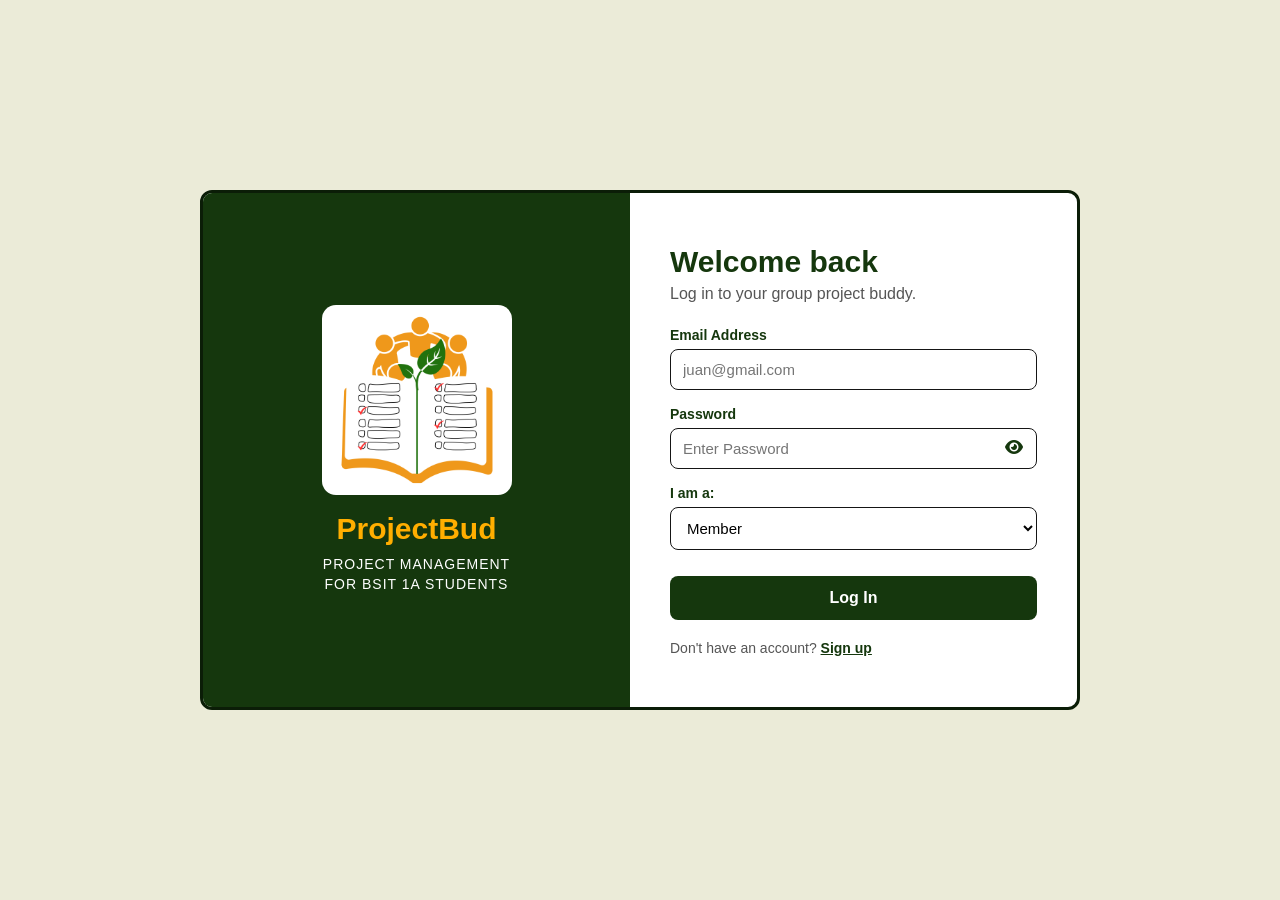
<file: activities.html>
<!DOCTYPE html>
<html lang="en">
<head>
    <meta charset="UTF-8">
    <meta name="viewport" content="width=device-width, initial-scale=1.0">
    <title>PROJECTBUD - Activities</title>

    <!-- Links for Icons-->
    <link rel="stylesheet" href="https://cdnjs.cloudflare.com/ajax/libs/font-awesome/6.5.1/css/all.min.css">

    <!-- Link for css -->
    <link rel="stylesheet" href="style.css">

    <!-- Styles for the logout confirmation -->
    <style>
        .logout-overlay {
            display: none;
            position: fixed;
            inset: 0;
            background-color: rgba(0, 0, 0, 0.55);
            align-items: center;
            justify-content: center;
            padding: 20px;
            z-index: 1000;
        }

        .logout-overlay.show {
            display: flex;
        }

        .logout-box {
            width: 100%;
            max-width: 380px;
            background-color: white;
            border: 3px solid #0b1d07;
            border-radius: 12px;
            padding: 28px 26px 24px;
            text-align: center;
        }

        .logout-box i {
            font-size: 38px;
            color: rgb(255, 174, 0);
            margin-bottom: 12px;
        }

        .logout-box h2 {
            font-size: 22px;
            color: #15370D;
            margin-bottom: 8px;
        }

        .logout-box p {
            color: #555;
            font-size: 15px;
            margin-bottom: 22px;
        }

        .logout-actions {
            display: flex;
            gap: 12px;
        }

        .logout-actions button {
            flex: 1;
            padding: 12px;
            font-size: 15px;
            font-weight: bold;
            border-radius: 8px;
            cursor: pointer;
        }

        .logout-yes {
            background-color: #15370D;
            color: white;
            border: 2px solid #15370D;
        }

        .logout-yes:hover {
            background-color: #6a914e;
            border-color: #6a914e;
        }

        .logout-no {
            background-color: white;
            color: #15370D;
            border: 2px solid #15370D;
        }

        .logout-no:hover {
            background-color: #EBEBD8;
        }

        .logout-actions button:focus-visible {
            outline: 3px solid rgb(255, 174, 0);
            outline-offset: 2px;
        }
    </style>
</head>
<body>

    <div class="sidebar">
        <div class="web-name">
             <img src="PROJECTBUD LOGO.png" alt="ProjectBud Logo" class="sidebar-logo">
           <div class="brand-title">ProjectBud</div>
           <div class="brand-subtitle">PROJECT MANAGEMENT FOR BSIT 1A STUDENTS</div>
        </div>

        <nav class="nav-menu">
            <a href="dashboard.html" class="nav-item" id="dash-nav">
                <i class="fa-solid fa-house"></i> <span>DASHBOARD</span>
            </a>

            <!-- CHANGED: "active" moved here -->
            <a href="activities.html" class="nav-item active" id="act-nav">
                <i class="fa-solid fa-folder"></i> <span>ACTIVITIES</span>
            </a>

            <a href="tasks.html" class="nav-item" id="tasks-nav">
                <i class="fa-solid fa-list-check"></i> <span>TASKS</span>
            </a>

            <a href="schedule.html" class="nav-item" id="sched-nav">
                <i class="fa-solid fa-calendar"></i> <span>SCHEDULE</span>
            </a>
        </nav>

        <div class="sidebar-footer">
            <a href="index.html" class="nav-item" id="logoutBtn">
                <i class="fa-solid fa-right-from-bracket"></i> <span>Logout</span>
            </a>
        </div>
    </div>

    <div class="main-content">
        <header class="top-header">
            <span id="welcome" class="welcome-user"></span>
            <a href="profile.html" class="profile-link">
                <i class="fa-solid fa-circle-user"></i>
            </a>
        </header>

        <!-- NEW: the Activities content -->
        <div id="activities-content" class="section" style="width: 100%; padding: 20px;">

            <div class="card leader-only">
                <h2>Add an Activity</h2>
                <form id="activityForm">
                    <input type="text" id="activityName" placeholder="Activity name" required>
                    <input type="text" id="activityDesc" placeholder="Short description">
                    <input type="date" id="activityDeadline" required>
                    <button type="submit">Add Activity</button>
                </form>
            </div>

            <div class="card">
                <h2>Activities</h2>
                <div id="activityList"></div>
            </div>

        </div>
    </div>

    <!-- Logout confirmation -->
    <div class="logout-overlay" id="logoutOverlay">
        <div class="logout-box" role="dialog" aria-modal="true" aria-labelledby="logoutTitle">
            <i class="fa-solid fa-right-from-bracket"></i>
            <h2 id="logoutTitle">Are you sure you want to log out?</h2>
            <p>You will go back to the log in page.</p>
            <div class="logout-actions">
                <button type="button" class="logout-no" id="logoutNo">No, stay</button>
                <button type="button" class="logout-yes" id="logoutYes">Yes, log out</button>
            </div>
        </div>
    </div>

    <script>
        const logoutBtn = document.getElementById("logoutBtn");
        const logoutOverlay = document.getElementById("logoutOverlay");
        const logoutYes = document.getElementById("logoutYes");
        const logoutNo = document.getElementById("logoutNo");

        // Open the confirmation
        logoutBtn.addEventListener("click", function (event) {
            event.preventDefault();
            logoutOverlay.classList.add("show");
            logoutNo.focus();
        });

        // No: close the confirmation and stay
        function closeLogout() {
            logoutOverlay.classList.remove("show");
            logoutBtn.focus();
        }

        logoutNo.addEventListener("click", closeLogout);

        // Clicking outside the box or pressing Esc also closes it
        logoutOverlay.addEventListener("click", function (event) {
            if (event.target === logoutOverlay) {
                closeLogout();
            }
        });

        document.addEventListener("keydown", function (event) {
            if (event.key === "Escape" && logoutOverlay.classList.contains("show")) {
                closeLogout();
            }
        });

        // Yes: clear the logged in user and go to the login page
        logoutYes.addEventListener("click", function () {
            localStorage.removeItem("currentUser");
            window.location.href = "login.html";
        });
    </script>

    <!-- CHANGED: order matters. auth.js first, then activities.js -->
    <script src="auth.js"></script>
    <script src="activities.js"></script>
</body>
</html>
</file>
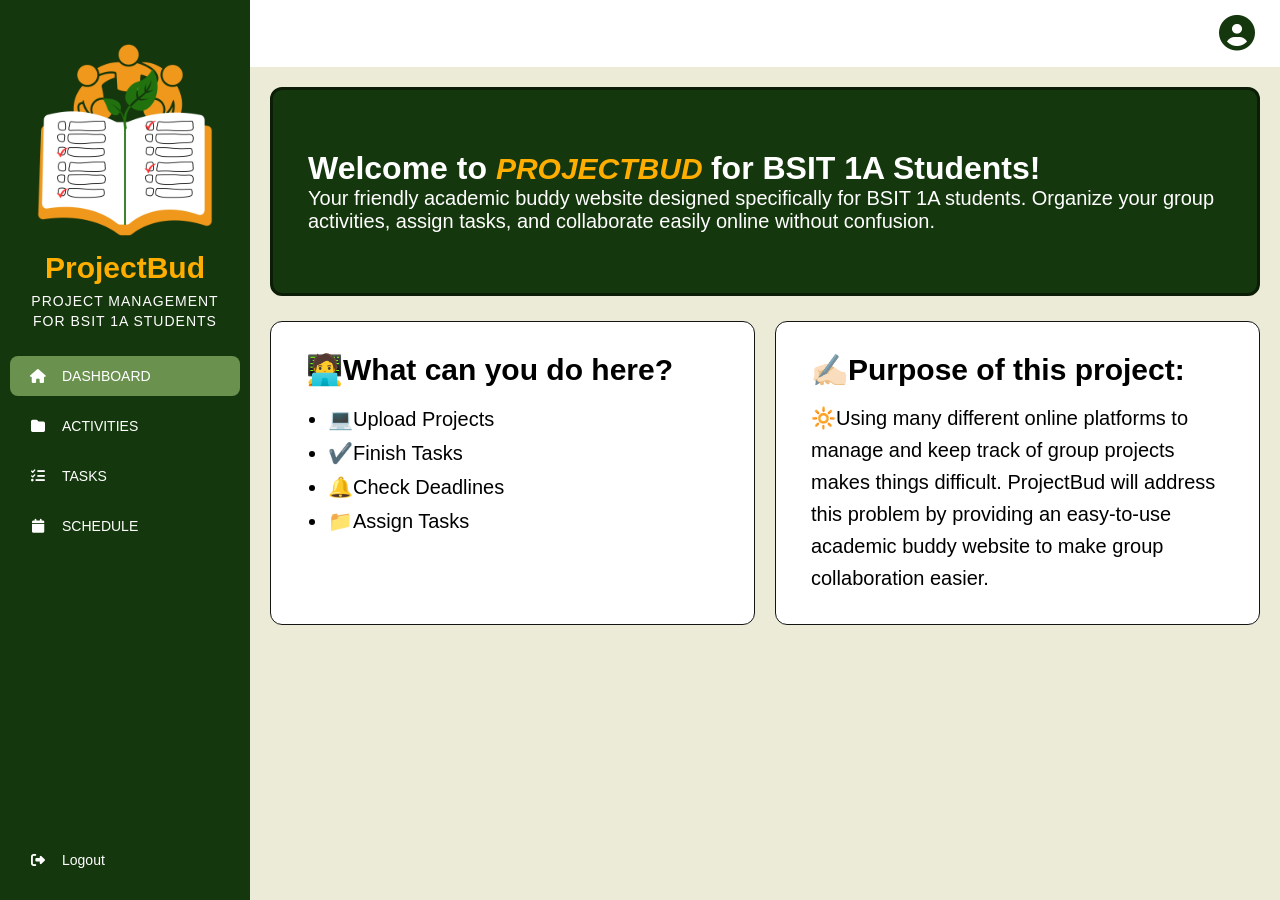
<file: dashboard.html>
<!DOCTYPE html>
<html lang="en">
<head>
    <meta charset="UTF-8">
    <meta name="viewport" content="width=device-width, initial-scale=1.0">
    <title>PROJECTBUD</title>

    <!-- Links for Icons-->
    <link rel="stylesheet" href="https://cdnjs.cloudflare.com/ajax/libs/font-awesome/6.5.1/css/all.min.css">
    
    <!-- Link ofr css -->
    <link rel="stylesheet" href="style.css">

    <!-- Styles for the logout confirmation -->
    <style>
        .logout-overlay {
            display: none;
            position: fixed;
            inset: 0;
            background-color: rgba(0, 0, 0, 0.55);
            align-items: center;
            justify-content: center;
            padding: 20px;
            z-index: 1000;
        }

        .logout-overlay.show {
            display: flex;
        }

        .logout-box {
            width: 100%;
            max-width: 380px;
            background-color: white;
            border: 3px solid #0b1d07;
            border-radius: 12px;
            padding: 28px 26px 24px;
            text-align: center;
        }

        .logout-box i {
            font-size: 38px;
            color: rgb(255, 174, 0);
            margin-bottom: 12px;
        }

        .logout-box h2 {
            font-size: 22px;
            color: #15370D;
            margin-bottom: 8px;
        }

        .logout-box p {
            color: #555;
            font-size: 15px;
            margin-bottom: 22px;
        }

        .logout-actions {
            display: flex;
            gap: 12px;
        }

        .logout-actions button {
            flex: 1;
            padding: 12px;
            font-size: 15px;
            font-weight: bold;
            border-radius: 8px;
            cursor: pointer;
        }

        .logout-yes {
            background-color: #15370D;
            color: white;
            border: 2px solid #15370D;
        }

        .logout-yes:hover {
            background-color: #6a914e;
            border-color: #6a914e;
        }

        .logout-no {
            background-color: white;
            color: #15370D;
            border: 2px solid #15370D;
        }

        .logout-no:hover {
            background-color: #EBEBD8;
        }

        .logout-actions button:focus-visible {
            outline: 3px solid rgb(255, 174, 0);
            outline-offset: 2px;
        }
    </style>
</head>
<body>
    
    <div class="sidebar">
         <div class="web-name">
            <img src="PROJECTBUD LOGO.png" alt="ProjectBud Logo" class="sidebar-logo">
           <div class="brand-title">ProjectBud</div>
           <div class="brand-subtitle">PROJECT MANAGEMENT FOR BSIT 1A STUDENTS</div>
        </div>

        <nav class="nav-menu">
            <a href="dashboard.html" class="nav-item active" id="dash-nav"> 
                <i class="fa-solid fa-house"></i> <span>DASHBOARD</span>
            </a>

            <a href="activities.html" class="nav-item" id="act-nav">
                <i class="fa-solid fa-folder"></i> <span>ACTIVITIES</span>
            </a>

            <a href="tasks.html" class="nav-item" id="tasks-nav">
                <i class="fa-solid fa-list-check"></i> <span>TASKS</span>
            </a>

            <a href="schedule.html" class="nav-item" id="sched-nav">
                <i class="fa-solid fa-calendar"></i> <span>SCHEDULE</span>
            </a>
        </nav>

        <div class="sidebar-footer">
            <a href="#" class="nav-item" id="logoutBtn">
                <i class="fa-solid fa-right-from-bracket"></i> <span>Logout</span>
            </a>
        </div>
    </div>

    <div class="main-content">
             <header class="top-header">
            <span class="user-info" id="userInfo"></span>
            <a href="profile.html" class="profile-link">
                <i class="fa-solid fa-circle-user"></i>
            </a>
        </header>

        <div id="dashboard-content" class="dashboard section" style="width: 100%; padding: 20px; box-sizing: border-box;">
                <!-- Welcome Banner -->
             <div class="welcome-message" style="background-color:#15370D; color: white; border: 3px solid #0b1d07; padding: 60px 35px; min-height: 100px; border-radius: 12px; margin-bottom: 25px; box-sizing: border-box; display: flex; flex-direction: column; justify-content: center;">
                <h1>Welcome to <span style="font-size: 30px; color: rgb(255, 174, 0); font-weight: bold;"><i>PROJECTBUD</i>  </span>  for BSIT 1A Students!</h1>
                <p style="font-size: 20px; margin: 0;"> Your friendly academic buddy website designed specifically for BSIT 1A students. Organize your group activities, assign tasks, and collaborate easily online without confusion.</p>
             </div>

                <!-- Bottom Banners -->
                 <div class="bottom-banners" style="display: grid; grid-template-columns: repeat(2, 1fr); gap: 20px; width: 100%; box-sizing: border-box;">

                     <!-- What can you do here? banner -->
                 <div class="what-to-do-banner" style="background-color: #ffff; color: black; border: 1.5px solid #151515; padding: 30px 35px; border-radius: 12px; box-sizing: border-box;">
                    <h2 style="font-size: 30px; font-weight: bold; margin: 0 0 15px 0;">🧑‍💻What can you do here?</h2>
                    <ul style="margin: 0; padding-left: 22px; font-size: 20px; line-height: 1.7;">
                        <li>💻Upload Projects</li>
                        <li>✔️Finish Tasks</li>
                        <li>🔔Check Deadlines</li>
                        <li>📁Assign Tasks</li>
                    </ul>
                 </div>

                 <!-- Purpose of this project banner -->
                 <div class="purpose-of-this-project" style="background-color: #ffff; color: black; border: 1.5px solid #151515; padding: 30px 35px; border-radius: 12px; box-sizing: border-box;">
                    <h3 style="font-size: 30px; font-weight: bold; margin: 0 0 15px 0;">✍🏻Purpose of this project:</h3>
                    <p style="margin: 0; font-size: 20px; line-height: 1.6;">🔆Using many different online platforms to manage and keep track of group projects makes things difficult. ProjectBud will address this problem by providing an easy-to-use academic buddy website to make group collaboration easier.</p>
                 </div>
                 </div>


            </div>
     </div>

    <!-- Logout confirmation -->
    <div class="logout-overlay" id="logoutOverlay">
        <div class="logout-box" role="dialog" aria-modal="true" aria-labelledby="logoutTitle">
            <i class="fa-solid fa-right-from-bracket"></i>
            <h2 id="logoutTitle">Are you sure you want to log out?</h2>
            <p>You will go back to the log in page.</p>
            <div class="logout-actions">
                <button type="button" class="logout-no" id="logoutNo">No, stay</button>
                <button type="button" class="logout-yes" id="logoutYes">Yes, log out</button>
            </div>
        </div>
    </div>

    <script>
        const logoutBtn = document.getElementById("logoutBtn");
        const logoutOverlay = document.getElementById("logoutOverlay");
        const logoutYes = document.getElementById("logoutYes");
        const logoutNo = document.getElementById("logoutNo");

        // Open the confirmation
        logoutBtn.addEventListener("click", function (event) {
            event.preventDefault();
            logoutOverlay.classList.add("show");
            logoutNo.focus();
        });

        // No: close the confirmation and stay
        function closeLogout() {
            logoutOverlay.classList.remove("show");
            logoutBtn.focus();
        }

        logoutNo.addEventListener("click", closeLogout);

        // Clicking outside the box or pressing Esc also closes it
        logoutOverlay.addEventListener("click", function (event) {
            if (event.target === logoutOverlay) {
                closeLogout();
            }
        });

        document.addEventListener("keydown", function (event) {
            if (event.key === "Escape" && logoutOverlay.classList.contains("show")) {
                closeLogout();
            }
        });

        // Yes: clear the logged in user and go to the login page
        logoutYes.addEventListener("click", function () {
            localStorage.removeItem("currentUser");
            window.location.href = "login.html";
        });
    </script>
    <script src="userinfo.js"></script>
</body>
</html>
</file>
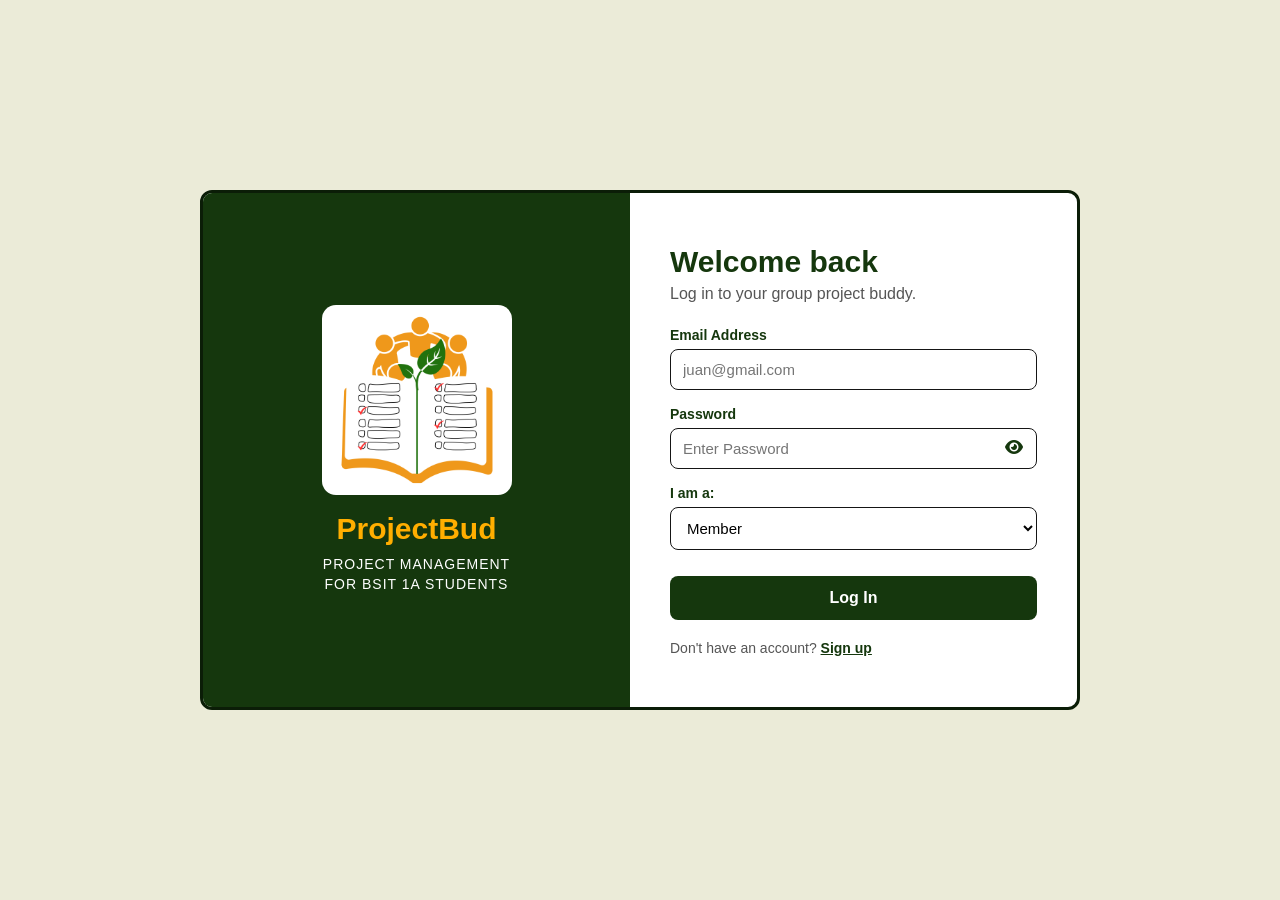
<file: login.html>
<!DOCTYPE html>
<html lang="en">
<head>
    <meta charset="UTF-8">
    <meta name="viewport" content="width=device-width, initial-scale=1.0">
    <title>PROJECTBUD - Log In</title>

    <!-- Links for Icons-->
    <link rel="stylesheet" href="https://cdnjs.cloudflare.com/ajax/libs/font-awesome/6.5.1/css/all.min.css">

    <style>
        :root {
            --green: #15370D;
            --green-dark: #0b1d07;
            --green-light: #6a914e;
            --orange: rgb(255, 174, 0);
            --beige: #EBEBD8;
            --error: #b3261e;
        }

        * {
            margin: 0;
            padding: 0;
            box-sizing: border-box;
            font-family: 'Segoe UI', Tahoma, Geneva, Verdana, sans-serif;
        }

        body {
            min-height: 100vh;
            background-color: var(--beige);
            display: flex;
            align-items: center;
            justify-content: center;
            padding: 20px;
        }

        /* Two panels side by side */
        .split {
            display: flex;
            width: 100%;
            max-width: 880px;
            min-height: 520px;
            background-color: white;
            border: 3px solid var(--green-dark);
            border-radius: 12px;
            overflow: hidden;
        }

        /* Left panel: brand */
        .panel-brand {
            flex: 1;
            background-color: var(--green);
            display: flex;
            flex-direction: column;
            align-items: center;
            justify-content: center;
            text-align: center;
            padding: 40px 30px;
        }

        .panel-brand img {
            width: 190px;
            height: auto;
            object-fit: contain;
            background-color: white;
            border-radius: 14px;
            padding: 8px;
            margin-bottom: 16px;
        }

        .panel-brand .name {
            color: var(--orange);
            font-size: 30px;
            font-weight: bold;
            line-height: 1.2;
            margin-bottom: 8px;
        }

        .panel-brand .sub {
            color: white;
            font-size: 14px;
            letter-spacing: 1px;
            line-height: 1.4;
            max-width: 220px;
        }

        /* Right panel: form */
        .panel-form {
            flex: 1;
            padding: 45px 40px;
            display: flex;
            flex-direction: column;
            justify-content: center;
        }

        .panel-form h1 {
            font-size: 30px;
            color: var(--green);
            margin-bottom: 6px;
        }

        .panel-form .intro {
            color: #555;
            font-size: 16px;
            margin-bottom: 8px;
        }

        .field {
            margin-top: 16px;
        }

        .field label {
            display: block;
            font-size: 14px;
            font-weight: bold;
            color: var(--green);
            margin-bottom: 6px;
        }

        .field input,
        .field select {
            width: 100%;
            padding: 11px 12px;
            font-size: 15px;
            border: 1.5px solid #151515;
            border-radius: 8px;
            background-color: white;
        }

        .field input:focus,
        .field select:focus {
            outline: 3px solid var(--orange);
            outline-offset: 1px;
        }

        .field.has-error input {
            border-color: var(--error);
        }

        .error-text {
            color: var(--error);
            font-size: 13px;
            margin-top: 5px;
        }

        .pass-wrap {
            position: relative;
        }

        .pass-wrap input {
            padding-right: 44px;
        }

        .pass-toggle {
            position: absolute;
            top: 50%;
            right: 6px;
            transform: translateY(-50%);
            width: 34px;
            height: 34px;
            border: none;
            background: none;
            color: var(--green);
            font-size: 16px;
            cursor: pointer;
            border-radius: 6px;
        }

        .pass-toggle:hover {
            background-color: var(--beige);
        }

        .form-alert {
            display: none;
            margin-top: 18px;
            padding: 10px 12px;
            font-size: 14px;
            color: var(--error);
            background-color: #fdeceb;
            border: 1.5px solid var(--error);
            border-radius: 8px;
        }

        .form-alert.show {
            display: block;
        }

        .btn-main {
            width: 100%;
            margin-top: 26px;
            padding: 13px;
            background-color: var(--green);
            color: white;
            font-size: 16px;
            font-weight: bold;
            border: none;
            border-radius: 8px;
            cursor: pointer;
        }

        .btn-main:hover {
            background-color: var(--green-light);
        }

        .btn-main:focus-visible,
        .pass-toggle:focus-visible,
        .switch-text a:focus-visible {
            outline: 3px solid var(--orange);
            outline-offset: 2px;
        }

        .switch-text {
            margin-top: 20px;
            font-size: 14px;
            color: #555;
        }

        .switch-text a {
            color: var(--green);
            font-weight: bold;
        }

        /* Mobile: panels stack */
        @media (max-width: 720px) {
            .split {
                flex-direction: column;
            }

            .panel-brand {
                padding: 28px 20px;
            }

            .panel-brand img {
                width: 110px;
            }

            .panel-form {
                padding: 30px 24px;
            }
        }
    </style>
</head>
<body>

    <main class="split">

        <section class="panel-brand">
            <img src="PROJECTBUD LOGO.png" alt="ProjectBud Logo">
            <div class="name">ProjectBud</div>
            <div class="sub">PROJECT MANAGEMENT FOR BSIT 1A STUDENTS</div>
        </section>

        <section class="panel-form">
            <h1>Welcome back</h1>
            <p class="intro">Log in to your group project buddy.</p>

            <form id="loginForm" novalidate>

                <div class="field" id="emailField">
                    <label for="loginEmail">Email Address</label>
                    <input type="email" id="loginEmail" placeholder="juan@gmail.com" autocomplete="email">
                    <div class="error-text" id="emailError"></div>
                </div>

                <div class="field" id="passField">
                    <label for="loginPassword">Password</label>
                    <div class="pass-wrap">
                        <input type="password" id="loginPassword" placeholder="Enter Password" autocomplete="current-password">
                        <button type="button" class="pass-toggle" id="togglePass" aria-label="Show password">
                            <i class="fa-solid fa-eye"></i>
                        </button>
                    </div>
                    <div class="error-text" id="passError"></div>
                </div>

                <div class="field">
                    <label for="loginRole">I am a:</label>
                    <select id="loginRole">
                        <option value="member">Member</option>
                        <option value="leader">Leader</option>
                    </select>
                </div>

                <div class="form-alert" id="formAlert" role="alert"></div>

                <button type="submit" class="btn-main">Log In</button>
            </form>

            <p class="switch-text">Don't have an account? <a href="signup.html">Sign up</a></p>
        </section>

    </main>

    <script>
        const loginForm = document.getElementById("loginForm");
        const emailInput = document.getElementById("loginEmail");
        const passInput = document.getElementById("loginPassword");
        const roleInput = document.getElementById("loginRole");
        const formAlert = document.getElementById("formAlert");

        // Show or hide the password
        document.getElementById("togglePass").addEventListener("click", function () {
            const icon = this.querySelector("i");
            const hidden = passInput.type === "password";

            passInput.type = hidden ? "text" : "password";
            icon.className = hidden ? "fa-solid fa-eye-slash" : "fa-solid fa-eye";
            this.setAttribute("aria-label", hidden ? "Hide password" : "Show password");
        });

        // Show or clear an error under one field
        function setError(fieldId, errorId, message) {
            document.getElementById(fieldId).classList.toggle("has-error", message !== "");
            document.getElementById(errorId).textContent = message;
        }

        function getUsers() {
            try {
                return JSON.parse(localStorage.getItem("users")) || [];
            } catch (e) {
                return [];
            }
        }

        loginForm.addEventListener("submit", function (event) {
            event.preventDefault();

            const email = emailInput.value.trim().toLowerCase();
            const password = passInput.value;
            const role = roleInput.value;
            let valid = true;

            formAlert.classList.remove("show");

            // Check the email
            if (email === "") {
                setError("emailField", "emailError", "Enter your email address.");
                valid = false;
            } else if (!/^[^\s@]+@gmail\.com$/.test(email)) {
                setError("emailField", "emailError", "Use a valid @gmail.com address.");
                valid = false;
            } else {
                setError("emailField", "emailError", "");
            }

            // Check the password
            if (password === "") {
                setError("passField", "passError", "Enter your password.");
                valid = false;
            } else {
                setError("passField", "passError", "");
            }

            if (!valid) {
                return;
            }

            // Look for the account
            const user = getUsers().find(function (u) {
                return u.email === email && u.password === password && u.role === role;
            });

            if (!user) {
                formAlert.textContent = "We couldn't find an account with that email, password and role. Check them or sign up.";
                formAlert.classList.add("show");
                return;
            }

            // Remember who is logged in, then open the dashboard
            localStorage.setItem("currentUser", JSON.stringify({
                name: user.name,
                email: user.email,
                role: user.role
            }));

            window.location.href = "dashboard.html";
        });
    </script>

</body>
</html>
</file>
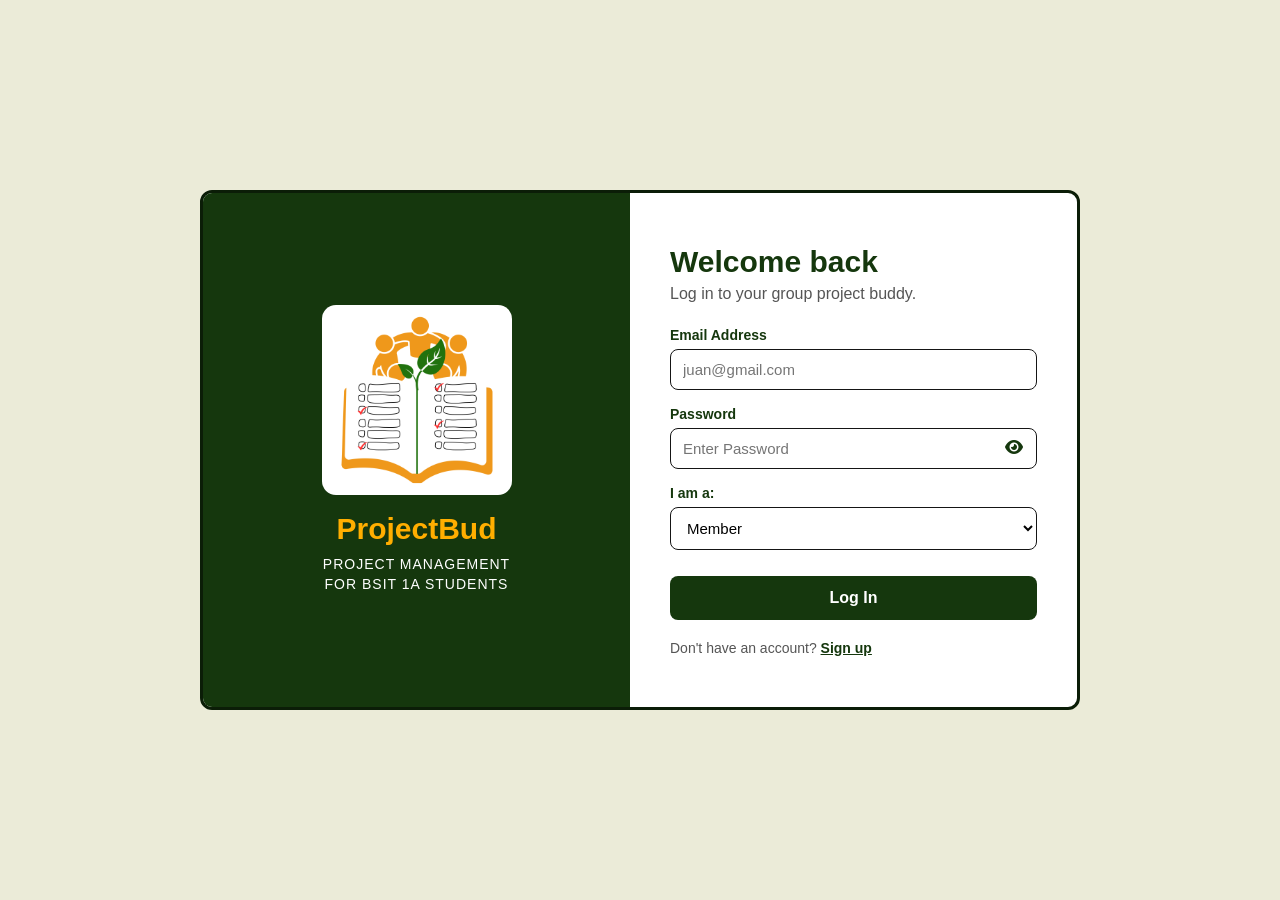
<file: profile.html>
<!DOCTYPE html>
<html lang="en">
<head>
    <meta charset="UTF-8">
    <meta name="viewport" content="width=device-width, initial-scale=1.0">
    <title>PROJECTBUD - Profile</title>

    <!-- Links for Icons-->
    <link rel="stylesheet" href="https://cdnjs.cloudflare.com/ajax/libs/font-awesome/6.5.1/css/all.min.css">

    <!-- Link for css -->
    <link rel="stylesheet" href="style.css">

    <style>
        .pf-wrap {
            width: 100%;
            padding: 20px;
            display: grid;
            grid-template-columns: 300px 1fr;
            gap: 20px;
            align-items: start;
        }

        .pf-card {
            background-color: white;
            border: 1.5px solid #151515;
            border-radius: 12px;
            padding: 28px 26px;
        }

        /* Left card: who you are */
        .pf-summary {
            text-align: center;
        }

        .pf-avatar {
            width: 110px;
            height: 110px;
            margin: 0 auto 16px;
            border-radius: 50%;
            background-color: #15370D;
            color: rgb(255, 174, 0);
            font-size: 42px;
            font-weight: bold;
            display: flex;
            align-items: center;
            justify-content: center;
            border: 4px solid #6a914e;
        }

        .pf-avatar.has-photo {
            background-size: cover;
            background-position: center;
            background-repeat: no-repeat;
            font-size: 0;
        }

        .pf-photo-actions {
            display: flex;
            justify-content: center;
            gap: 10px;
            margin-bottom: 16px;
        }

        .pf-small {
            padding: 7px 14px;
            background-color: #15370D;
            color: white;
            font-size: 13px;
            font-weight: bold;
            border: 2px solid #15370D;
            border-radius: 8px;
            cursor: pointer;
        }

        .pf-small:hover {
            background-color: #6a914e;
            border-color: #6a914e;
        }

        .pf-small.light {
            background-color: white;
            color: #15370D;
        }

        .pf-small.light:hover {
            background-color: #EBEBD8;
            border-color: #15370D;
        }

        .pf-small:focus-visible {
            outline: 3px solid rgb(255, 174, 0);
            outline-offset: 2px;
        }

        .pf-summary h1 {
            font-size: 24px;
            color: #15370D;
            word-break: break-word;
        }

        .pf-role {
            display: inline-block;
            margin-top: 8px;
            padding: 4px 14px;
            background-color: #EBEBD8;
            color: #15370D;
            font-size: 14px;
            font-weight: bold;
            border-radius: 20px;
        }

        .pf-info {
            margin-top: 22px;
            padding-top: 18px;
            border-top: 1.5px solid #EBEBD8;
            text-align: left;
            font-size: 14px;
            color: #555;
        }

        .pf-info div {
            display: flex;
            align-items: flex-start;
            gap: 10px;
            margin-bottom: 10px;
            word-break: break-word;
        }

        .pf-info i {
            width: 18px;
            margin-top: 2px;
            text-align: center;
            color: #15370D;
        }

        /* Right side: forms */
        .pf-forms {
            display: flex;
            flex-direction: column;
            gap: 20px;
        }

        .pf-card h2 {
            font-size: 20px;
            color: #15370D;
            margin-bottom: 4px;
        }

        .pf-card .pf-note {
            font-size: 14px;
            color: #555;
            margin-bottom: 6px;
        }

        .pf-field {
            margin-top: 14px;
        }

        .pf-field label {
            display: block;
            font-size: 14px;
            font-weight: bold;
            color: #15370D;
            margin-bottom: 6px;
        }

        .pf-field input {
            width: 100%;
            max-width: 420px;
            padding: 10px 12px;
            font-size: 15px;
            border: 1.5px solid #151515;
            border-radius: 8px;
            background-color: white;
        }

        .pf-field input:read-only {
            background-color: #f2f2ea;
            color: #555;
        }

        .pf-field input:focus {
            outline: 3px solid rgb(255, 174, 0);
            outline-offset: 1px;
        }

        .pf-field.has-error input {
            border-color: #b3261e;
        }

        .pf-error {
            color: #b3261e;
            font-size: 13px;
            margin-top: 5px;
        }

        .pf-message {
            display: none;
            max-width: 420px;
            margin-top: 14px;
            padding: 10px 12px;
            font-size: 14px;
            border-radius: 8px;
        }

        .pf-message.show {
            display: block;
        }

        .pf-message.good {
            color: #2e7d32;
            background-color: #eaf5ea;
            border: 1.5px solid #2e7d32;
        }

        .pf-message.bad {
            color: #b3261e;
            background-color: #fdeceb;
            border: 1.5px solid #b3261e;
        }

        .pf-btn {
            margin-top: 18px;
            padding: 11px 24px;
            background-color: #15370D;
            color: white;
            font-size: 15px;
            font-weight: bold;
            border: none;
            border-radius: 8px;
            cursor: pointer;
        }

        .pf-btn:hover {
            background-color: #6a914e;
        }

        .pf-btn:focus-visible {
            outline: 3px solid rgb(255, 174, 0);
            outline-offset: 2px;
        }

        .profile-link.current {
            color: #6a914e;
        }

        @media (max-width: 900px) {
            .pf-wrap {
                grid-template-columns: 1fr;
            }
        }

        /* Logout confirmation */
        .logout-overlay {
            display: none;
            position: fixed;
            inset: 0;
            background-color: rgba(0, 0, 0, 0.55);
            align-items: center;
            justify-content: center;
            padding: 20px;
            z-index: 1000;
        }

        .logout-overlay.show {
            display: flex;
        }

        .logout-box {
            width: 100%;
            max-width: 380px;
            background-color: white;
            border: 3px solid #0b1d07;
            border-radius: 12px;
            padding: 28px 26px 24px;
            text-align: center;
        }

        .logout-box i {
            font-size: 38px;
            color: rgb(255, 174, 0);
            margin-bottom: 12px;
        }

        .logout-box h2 {
            font-size: 22px;
            color: #15370D;
            margin-bottom: 8px;
        }

        .logout-box p {
            color: #555;
            font-size: 15px;
            margin-bottom: 22px;
        }

        .logout-actions {
            display: flex;
            gap: 12px;
        }

        .logout-actions button {
            flex: 1;
            padding: 12px;
            font-size: 15px;
            font-weight: bold;
            border-radius: 8px;
            cursor: pointer;
        }

        .logout-yes {
            background-color: #15370D;
            color: white;
            border: 2px solid #15370D;
        }

        .logout-yes:hover {
            background-color: #6a914e;
            border-color: #6a914e;
        }

        .logout-no {
            background-color: white;
            color: #15370D;
            border: 2px solid #15370D;
        }

        .logout-no:hover {
            background-color: #EBEBD8;
        }

        .logout-actions button:focus-visible {
            outline: 3px solid rgb(255, 174, 0);
            outline-offset: 2px;
        }
    </style>
</head>
<body>

    <div class="sidebar">
        <div class="web-name">
            <img src="PROJECTBUD LOGO.png" alt="ProjectBud Logo" class="sidebar-logo">
            <div class="brand-title">ProjectBud</div>
            <div class="brand-subtitle">PROJECT MANAGEMENT FOR BSIT 1A STUDENTS</div>
        </div>

        <nav class="nav-menu">
            <a href="dashboard.html" class="nav-item" id="dash-nav">
                <i class="fa-solid fa-house"></i> <span>DASHBOARD</span>
            </a>

            <a href="activities.html" class="nav-item" id="act-nav">
                <i class="fa-solid fa-folder"></i> <span>ACTIVITIES</span>
            </a>

            <a href="tasks.html" class="nav-item" id="tasks-nav">
                <i class="fa-solid fa-list-check"></i> <span>TASKS</span>
            </a>

            <a href="schedule.html" class="nav-item" id="sched-nav">
                <i class="fa-solid fa-calendar"></i> <span>SCHEDULE</span>
            </a>
        </nav>

        <div class="sidebar-footer">
            <a href="#" class="nav-item" id="logoutBtn">
                <i class="fa-solid fa-right-from-bracket"></i> <span>Logout</span>
            </a>
        </div>
    </div>

    <div class="main-content">
        <header class="top-header">
            <span class="user-info" id="userInfo"></span>
            <a href="profile.html" class="profile-link current" aria-label="Profile">
                <i class="fa-solid fa-circle-user"></i>
            </a>
        </header>

        <div class="pf-wrap">

            <!-- Who you are -->
            <section class="pf-card pf-summary">
                <div class="pf-avatar" id="avatar">?</div>

                <div class="pf-photo-actions">
                    <button type="button" class="pf-small" id="changePhoto">
                        <i class="fa-solid fa-camera"></i> Change photo
                    </button>
                    <button type="button" class="pf-small light" id="removePhoto">Remove</button>
                </div>
                <input type="file" id="photoInput" accept="image/*" hidden>
                <div class="pf-error" id="photoError" style="margin: -8px 0 14px;"></div>

                <h1 id="showName">Your name</h1>
                <span class="pf-role" id="showRole">Member</span>

                <div class="pf-info">
                    <div><i class="fa-solid fa-envelope"></i> <span id="showEmail"></span></div>
                    <div><i class="fa-solid fa-user-group"></i> <span>BSIT 1A</span></div>
                </div>
            </section>

            <div class="pf-forms">

                <!-- Edit name -->
                <section class="pf-card">
                    <h2>Edit profile</h2>
                    <p class="pf-note">Change the name your group sees.</p>

                    <form id="nameForm" novalidate>
                        <div class="pf-field" id="nameField">
                            <label for="editName">Full name</label>
                            <input type="text" id="editName" autocomplete="name">
                            <div class="pf-error" id="nameError"></div>
                        </div>

                        <div class="pf-field">
                            <label for="editEmail">Email address</label>
                            <input type="email" id="editEmail" readonly>
                        </div>

                        <div class="pf-message" id="nameMessage" role="status"></div>
                        <button type="submit" class="pf-btn">Save changes</button>
                    </form>
                </section>

                <!-- Change password -->
                <section class="pf-card">
                    <h2>Change password</h2>
                    <p class="pf-note">Use at least 6 characters.</p>

                    <form id="passForm" novalidate>
                        <div class="pf-field" id="oldField">
                            <label for="oldPass">Current password</label>
                            <input type="password" id="oldPass" autocomplete="current-password">
                            <div class="pf-error" id="oldError"></div>
                        </div>

                        <div class="pf-field" id="newField">
                            <label for="newPass">New password</label>
                            <input type="password" id="newPass" autocomplete="new-password">
                            <div class="pf-error" id="newError"></div>
                        </div>

                        <div class="pf-field" id="repeatField">
                            <label for="repeatPass">Confirm new password</label>
                            <input type="password" id="repeatPass" autocomplete="new-password">
                            <div class="pf-error" id="repeatError"></div>
                        </div>

                        <div class="pf-message" id="passMessage" role="status"></div>
                        <button type="submit" class="pf-btn">Update password</button>
                    </form>
                </section>

            </div>
        </div>
    </div>

    <!-- Logout confirmation -->
    <div class="logout-overlay" id="logoutOverlay">
        <div class="logout-box" role="dialog" aria-modal="true" aria-labelledby="logoutTitle">
            <i class="fa-solid fa-right-from-bracket"></i>
            <h2 id="logoutTitle">Are you sure you want to log out?</h2>
            <p>You will go back to the log in page.</p>
            <div class="logout-actions">
                <button type="button" class="logout-no" id="logoutNo">No, stay</button>
                <button type="button" class="logout-yes" id="logoutYes">Yes, log out</button>
            </div>
        </div>
    </div>

    <script>
        // Get the logged in user. No one logged in means back to the login page.
        let currentUser = null;

        try {
            currentUser = JSON.parse(localStorage.getItem("currentUser"));
        } catch (e) {
            currentUser = null;
        }

        if (!currentUser) {
            window.location.href = "login.html";
        }

        function getUsers() {
            try {
                return JSON.parse(localStorage.getItem("users")) || [];
            } catch (e) {
                return [];
            }
        }

        // Show the user's info on the page
        function showProfile() {
            const name = currentUser.name || "Student";
            const roleText = currentUser.role === "leader" ? "Leader" : "Member";

            // Initials: first letter of the first two words
            const initials = name.trim().split(/\s+/).slice(0, 2).map(function (word) {
                return word.charAt(0).toUpperCase();
            }).join("");

            const avatar = document.getElementById("avatar");

            if (currentUser.photo) {
                avatar.classList.add("has-photo");
                avatar.style.backgroundImage = "url(" + currentUser.photo + ")";
                avatar.textContent = "";
            } else {
                avatar.classList.remove("has-photo");
                avatar.style.backgroundImage = "";
                avatar.textContent = initials || "?";
            }

            document.getElementById("removePhoto").style.display = currentUser.photo ? "" : "none";
            document.getElementById("showName").textContent = name;
            document.getElementById("showRole").textContent = roleText;
            document.getElementById("showEmail").textContent = currentUser.email;
            document.getElementById("editName").value = name;
            document.getElementById("editEmail").value = currentUser.email;
        }

        function setError(fieldId, errorId, message) {
            document.getElementById(fieldId).classList.toggle("has-error", message !== "");
            document.getElementById(errorId).textContent = message;
        }

        function showMessage(id, message, type) {
            const box = document.getElementById(id);
            box.textContent = message;
            box.className = "pf-message show " + type;
        }

        function hideMessage(id) {
            document.getElementById(id).className = "pf-message";
        }

        if (currentUser) {
            // The photo is saved with the account, so load it
            const savedAccount = getUsers().find(function (u) {
                return u.email === currentUser.email;
            });

            if (savedAccount && savedAccount.photo) {
                currentUser.photo = savedAccount.photo;
            }

            showProfile();
        }

        // Save or remove the profile picture
        function savePhoto(photo) {
            const users = getUsers();
            const account = users.find(function (u) {
                return u.email === currentUser.email;
            });

            try {
                if (account) {
                    if (photo) {
                        account.photo = photo;
                    } else {
                        delete account.photo;
                    }
                    localStorage.setItem("users", JSON.stringify(users));
                }

                if (photo) {
                    currentUser.photo = photo;
                } else {
                    delete currentUser.photo;
                }

                // The logged in user keeps the name, email and role only
                localStorage.setItem("currentUser", JSON.stringify({
                    name: currentUser.name,
                    email: currentUser.email,
                    role: currentUser.role
                }));

                document.getElementById("photoError").textContent = "";
                showProfile();
            } catch (e) {
                document.getElementById("photoError").textContent = "The browser has no space left to save this picture.";
            }
        }

        const photoInput = document.getElementById("photoInput");
        const photoError = document.getElementById("photoError");

        document.getElementById("changePhoto").addEventListener("click", function () {
            photoInput.click();
        });

        document.getElementById("removePhoto").addEventListener("click", function () {
            savePhoto("");
        });

        photoInput.addEventListener("change", function () {
            const file = photoInput.files[0];

            if (!file) {
                return;
            }

            if (!file.type.startsWith("image/")) {
                photoError.textContent = "Please choose an image file.";
                photoInput.value = "";
                return;
            }

            if (file.size > 5 * 1024 * 1024) {
                photoError.textContent = "Choose a picture smaller than 5 MB.";
                photoInput.value = "";
                return;
            }

            const reader = new FileReader();

            reader.onload = function () {
                const img = new Image();

                img.onload = function () {
                    // Crop to a square and shrink it so it fits in the browser's storage
                    const size = 300;
                    const side = Math.min(img.width, img.height);
                    const canvas = document.createElement("canvas");

                    canvas.width = size;
                    canvas.height = size;

                    canvas.getContext("2d").drawImage(
                        img,
                        (img.width - side) / 2, (img.height - side) / 2, side, side,
                        0, 0, size, size
                    );

                    savePhoto(canvas.toDataURL("image/jpeg", 0.85));
                };

                img.onerror = function () {
                    photoError.textContent = "We couldn't read that picture. Try another one.";
                };

                img.src = reader.result;
            };

            photoInput.value = "";
            reader.readAsDataURL(file);
        });

        // Save a new name
        document.getElementById("nameForm").addEventListener("submit", function (event) {
            event.preventDefault();
            hideMessage("nameMessage");

            const newName = document.getElementById("editName").value.trim();

            if (newName.length < 2) {
                setError("nameField", "nameError", "Enter your full name.");
                return;
            }

            setError("nameField", "nameError", "");

            // Update the saved account and the logged in user
            const users = getUsers();
            const account = users.find(function (u) {
                return u.email === currentUser.email;
            });

            if (account) {
                account.name = newName;
                localStorage.setItem("users", JSON.stringify(users));
            }

            currentUser.name = newName;
            localStorage.setItem("currentUser", JSON.stringify(currentUser));

            showProfile();
            showMessage("nameMessage", "Your name was updated.", "good");
        });

        // Change the password
        document.getElementById("passForm").addEventListener("submit", function (event) {
            event.preventDefault();
            hideMessage("passMessage");

            const oldPass = document.getElementById("oldPass").value;
            const newPass = document.getElementById("newPass").value;
            const repeatPass = document.getElementById("repeatPass").value;
            let valid = true;

            if (oldPass === "") {
                setError("oldField", "oldError", "Enter your current password.");
                valid = false;
            } else {
                setError("oldField", "oldError", "");
            }

            if (newPass.length < 6) {
                setError("newField", "newError", "New password must have at least 6 characters.");
                valid = false;
            } else {
                setError("newField", "newError", "");
            }

            if (repeatPass !== newPass) {
                setError("repeatField", "repeatError", "Passwords do not match.");
                valid = false;
            } else {
                setError("repeatField", "repeatError", "");
            }

            if (!valid) {
                return;
            }

            const users = getUsers();
            const account = users.find(function (u) {
                return u.email === currentUser.email;
            });

            if (!account) {
                showMessage("passMessage", "We couldn't find your saved account. Log in again and retry.", "bad");
                return;
            }

            if (account.password !== oldPass) {
                setError("oldField", "oldError", "Current password is wrong.");
                return;
            }

            account.password = newPass;
            localStorage.setItem("users", JSON.stringify(users));

            document.getElementById("passForm").reset();
            showMessage("passMessage", "Your password was updated.", "good");
        });

        // Logout confirmation
        const logoutBtn = document.getElementById("logoutBtn");
        const logoutOverlay = document.getElementById("logoutOverlay");
        const logoutYes = document.getElementById("logoutYes");
        const logoutNo = document.getElementById("logoutNo");

        logoutBtn.addEventListener("click", function (event) {
            event.preventDefault();
            logoutOverlay.classList.add("show");
            logoutNo.focus();
        });

        function closeLogout() {
            logoutOverlay.classList.remove("show");
            logoutBtn.focus();
        }

        logoutNo.addEventListener("click", closeLogout);

        logoutOverlay.addEventListener("click", function (event) {
            if (event.target === logoutOverlay) {
                closeLogout();
            }
        });

        document.addEventListener("keydown", function (event) {
            if (event.key === "Escape" && logoutOverlay.classList.contains("show")) {
                closeLogout();
            }
        });

        logoutYes.addEventListener("click", function () {
            localStorage.removeItem("currentUser");
            window.location.href = "login.html";
        });
    </script>

    <script src="userinfo.js"></script>
</body>
</html>
</file>
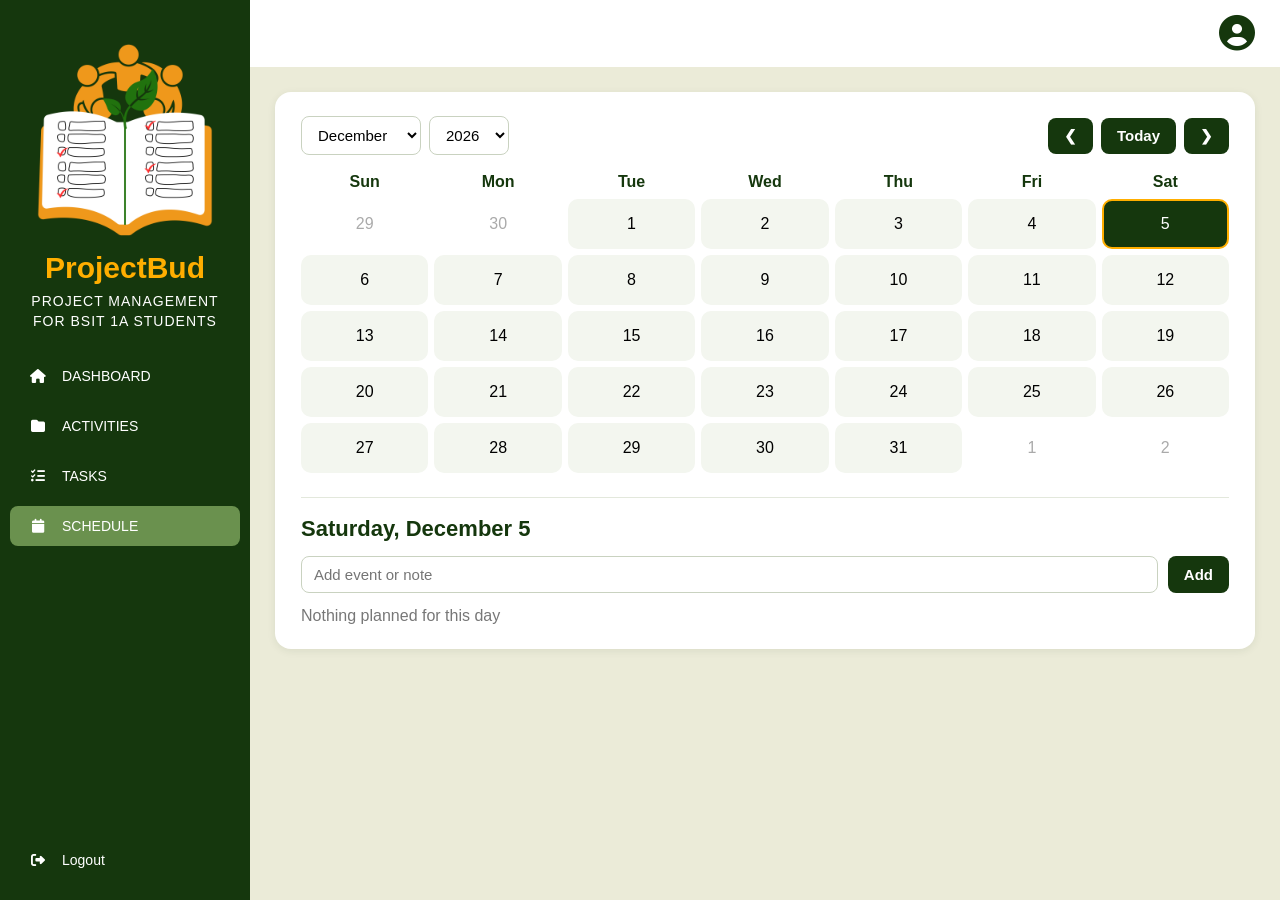
<file: schedule.html>
<!DOCTYPE html>
<html lang="en">
<head>
    <meta charset="UTF-8">
    <meta name="viewport" content="width=device-width, initial-scale=1.0">
    <title>PROJECTBUD</title>
    <link rel="stylesheet" href="https://cdnjs.cloudflare.com/ajax/libs/font-awesome/6.5.1/css/all.min.css">
    <link rel="stylesheet" href="style.css">

    <!-- Styles for the logout confirmation -->
    <style>
        .logout-overlay {
            display: none;
            position: fixed;
            inset: 0;
            background-color: rgba(0, 0, 0, 0.55);
            align-items: center;
            justify-content: center;
            padding: 20px;
            z-index: 1000;
        }

        .logout-overlay.show {
            display: flex;
        }

        .logout-box {
            width: 100%;
            max-width: 380px;
            background-color: white;
            border: 3px solid #0b1d07;
            border-radius: 12px;
            padding: 28px 26px 24px;
            text-align: center;
        }

        .logout-box i {
            font-size: 38px;
            color: rgb(255, 174, 0);
            margin-bottom: 12px;
        }

        .logout-box h2 {
            font-size: 22px;
            color: #15370D;
            margin-bottom: 8px;
        }

        .logout-box p {
            color: #555;
            font-size: 15px;
            margin-bottom: 22px;
        }

        .logout-actions {
            display: flex;
            gap: 12px;
        }

        .logout-actions button {
            flex: 1;
            padding: 12px;
            font-size: 15px;
            font-weight: bold;
            border-radius: 8px;
            cursor: pointer;
        }

        .logout-yes {
            background-color: #15370D;
            color: white;
            border: 2px solid #15370D;
        }

        .logout-yes:hover {
            background-color: #6a914e;
            border-color: #6a914e;
        }

        .logout-no {
            background-color: white;
            color: #15370D;
            border: 2px solid #15370D;
        }

        .logout-no:hover {
            background-color: #EBEBD8;
        }

        .logout-actions button:focus-visible {
            outline: 3px solid rgb(255, 174, 0);
            outline-offset: 2px;
        }
    </style>
</head>

<body>
    <div class="layout">
        <aside class="sidebar">
            
            <div class="web-name">
                 <img src="PROJECTBUD LOGO.png" alt="ProjectBud Logo" class="sidebar-logo">
           <div class="brand-title">ProjectBud</div>
           <div class="brand-subtitle">PROJECT MANAGEMENT FOR BSIT 1A STUDENTS</div>
        </div>
            

            <nav class="nav-menu">
                <a href="dashboard.html" class="nav-item" id="dash-nav"> 
                    <i class="fa-solid fa-house"></i> <span>DASHBOARD</span>
                </a>

                <a href="activities.html" class="nav-item" id="act-nav">
                    <i class="fa-solid fa-folder"></i> <span>ACTIVITIES</span>
                </a>

                <a href="tasks.html" class="nav-item" id="tasks-nav">
                    <i class="fa-solid fa-list-check"></i> <span>TASKS</span>
                </a>

                <a href="schedule.html" class="nav-item active" id="sched-nav">
                    <i class="fa-solid fa-calendar"></i> <span>SCHEDULE</span>
                </a>
            </nav>

            <div class="sidebarfooter">
                <a href="#" class="nav-item" id="logoutBtn">
                    <i class="fa-solid fa-right-from-bracket"></i> <span>Logout</span>
                </a>

            </div>
                
        </aside>

        <main class="main-content">
            <header class="top-header">
                <span class="user-info" id="userInfo"></span>
                <a href="profile.html" class="profile-link">
                    <i class="fa-solid fa-circle-user"></i>
                </a>
            </header>

            <div class="container">
                <header> 
                    <div>
                        <select id="month"></select>
                        <select id="year"></select>
                    </div>

                    <div>
                        <button onclick="changeMonth(-1)">&#10094;</button>
                        <button onclick="goToday()">Today</button>
                        <button onclick="changeMonth(1)">&#10095;</button>
                    </div>
                </header>

                <div class="calendar">
                    <div class="days">
                        <div>Sun</div><div> Mon</div><div> Tue</div>
                        <div> Wed</div><div> Thu</div><div> Fri</div><div> Sat</div>
                    </div>
                    <div class="dates" id="dates"></div>
                </div>

                <div class="events">
                    <h3 id="selectedDate"></h3>
                    <div id="taskItems"></div>
                    <div class="entry">
                        <input id="eventInput" placeholder="Add event or note" />
                        <button class="add" onclick="addEvent()">Add</button>
                    </div>
                    <p id="empty"> Nothing planned for this day</p>
                    <ul id="eventList"></ul>
                </div>
            </div>

            <!-- Logout confirmation -->
    <div class="logout-overlay" id="logoutOverlay">
        <div class="logout-box" role="dialog" aria-modal="true" aria-labelledby="logoutTitle">
            <i class="fa-solid fa-right-from-bracket"></i>
            <h2 id="logoutTitle">Are you sure you want to log out?</h2>
            <p>You will go back to the log in page.</p>
            <div class="logout-actions">
                <button type="button" class="logout-no" id="logoutNo">No, stay</button>
                <button type="button" class="logout-yes" id="logoutYes">Yes, log out</button>
            </div>
        </div>
    </div>
        </main>
    </div>
<script src="schedule.js"></script>
<script src="userinfo.js"></script>


</body>
</html>
</file>
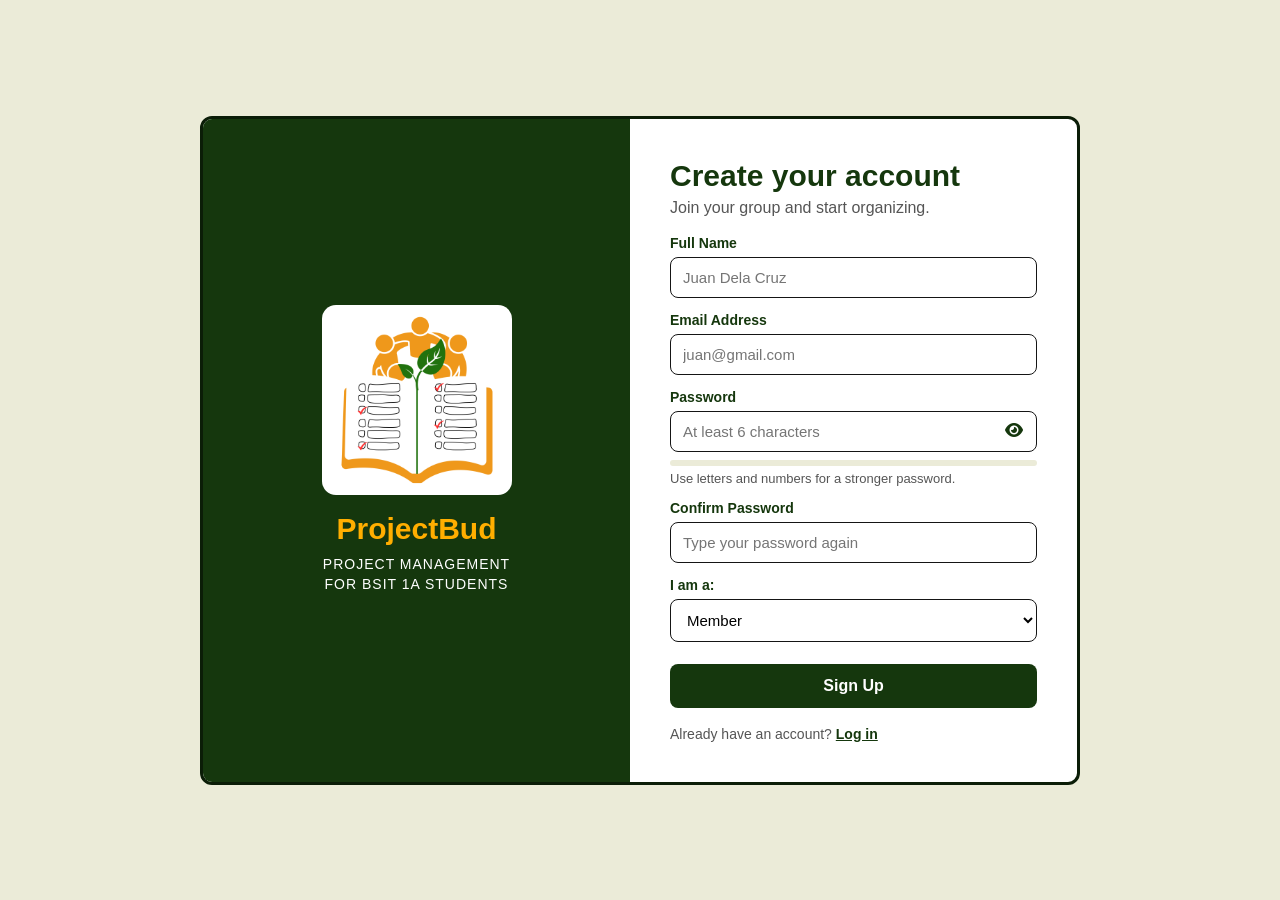
<file: signup.html>
<!DOCTYPE html>
<html lang="en">
<head>
    <meta charset="UTF-8">
    <meta name="viewport" content="width=device-width, initial-scale=1.0">
    <title>PROJECTBUD - Sign Up</title>

    <!-- Links for Icons-->
    <link rel="stylesheet" href="https://cdnjs.cloudflare.com/ajax/libs/font-awesome/6.5.1/css/all.min.css">

    <style>
        :root {
            --green: #15370D;
            --green-dark: #0b1d07;
            --green-light: #6a914e;
            --orange: rgb(255, 174, 0);
            --beige: #EBEBD8;
            --error: #b3261e;
            --ok: #2e7d32;
        }

        * {
            margin: 0;
            padding: 0;
            box-sizing: border-box;
            font-family: 'Segoe UI', Tahoma, Geneva, Verdana, sans-serif;
        }

        body {
            min-height: 100vh;
            background-color: var(--beige);
            display: flex;
            align-items: center;
            justify-content: center;
            padding: 20px;
        }

        /* Two panels side by side */
        .split {
            display: flex;
            width: 100%;
            max-width: 880px;
            min-height: 520px;
            background-color: white;
            border: 3px solid var(--green-dark);
            border-radius: 12px;
            overflow: hidden;
        }

        /* Left panel: brand */
        .panel-brand {
            flex: 1;
            background-color: var(--green);
            display: flex;
            flex-direction: column;
            align-items: center;
            justify-content: center;
            text-align: center;
            padding: 40px 30px;
        }

        .panel-brand img {
            width: 190px;
            height: auto;
            object-fit: contain;
            background-color: white;
            border-radius: 14px;
            padding: 8px;
            margin-bottom: 16px;
        }

        .panel-brand .name {
            color: var(--orange);
            font-size: 30px;
            font-weight: bold;
            line-height: 1.2;
            margin-bottom: 8px;
        }

        .panel-brand .sub {
            color: white;
            font-size: 14px;
            letter-spacing: 1px;
            line-height: 1.4;
            max-width: 220px;
        }

        /* Right panel: form */
        .panel-form {
            flex: 1;
            padding: 40px 40px;
            display: flex;
            flex-direction: column;
            justify-content: center;
        }

        .panel-form h1 {
            font-size: 30px;
            color: var(--green);
            margin-bottom: 6px;
        }

        .panel-form .intro {
            color: #555;
            font-size: 16px;
            margin-bottom: 4px;
        }

        .field {
            margin-top: 14px;
        }

        .field label {
            display: block;
            font-size: 14px;
            font-weight: bold;
            color: var(--green);
            margin-bottom: 6px;
        }

        .field input,
        .field select {
            width: 100%;
            padding: 11px 12px;
            font-size: 15px;
            border: 1.5px solid #151515;
            border-radius: 8px;
            background-color: white;
        }

        .field input:focus,
        .field select:focus {
            outline: 3px solid var(--orange);
            outline-offset: 1px;
        }

        .field.has-error input {
            border-color: var(--error);
        }

        .error-text {
            color: var(--error);
            font-size: 13px;
            margin-top: 5px;
        }

        .hint-text {
            color: #555;
            font-size: 13px;
            margin-top: 5px;
        }

        .pass-wrap {
            position: relative;
        }

        .pass-wrap input {
            padding-right: 44px;
        }

        .pass-toggle {
            position: absolute;
            top: 50%;
            right: 6px;
            transform: translateY(-50%);
            width: 34px;
            height: 34px;
            border: none;
            background: none;
            color: var(--green);
            font-size: 16px;
            cursor: pointer;
            border-radius: 6px;
        }

        .pass-toggle:hover {
            background-color: var(--beige);
        }

        /* Password strength bar */
        .strength-bar {
            height: 6px;
            margin-top: 8px;
            background-color: var(--beige);
            border-radius: 3px;
            overflow: hidden;
        }

        .strength-fill {
            height: 100%;
            width: 0;
            background-color: var(--error);
            transition: width 0.2s, background-color 0.2s;
        }

        .form-alert {
            display: none;
            margin-top: 16px;
            padding: 10px 12px;
            font-size: 14px;
            border-radius: 8px;
        }

        .form-alert.show {
            display: block;
        }

        .form-alert.bad {
            color: var(--error);
            background-color: #fdeceb;
            border: 1.5px solid var(--error);
        }

        .form-alert.good {
            color: var(--ok);
            background-color: #eaf5ea;
            border: 1.5px solid var(--ok);
        }

        .btn-main {
            width: 100%;
            margin-top: 22px;
            padding: 13px;
            background-color: var(--green);
            color: white;
            font-size: 16px;
            font-weight: bold;
            border: none;
            border-radius: 8px;
            cursor: pointer;
        }

        .btn-main:hover {
            background-color: var(--green-light);
        }

        .btn-main:disabled {
            background-color: #999;
            cursor: not-allowed;
        }

        .btn-main:focus-visible,
        .pass-toggle:focus-visible,
        .switch-text a:focus-visible {
            outline: 3px solid var(--orange);
            outline-offset: 2px;
        }

        .switch-text {
            margin-top: 18px;
            font-size: 14px;
            color: #555;
        }

        .switch-text a {
            color: var(--green);
            font-weight: bold;
        }

        /* Mobile: panels stack */
        @media (max-width: 720px) {
            .split {
                flex-direction: column;
            }

            .panel-brand {
                padding: 28px 20px;
            }

            .panel-brand img {
                width: 110px;
            }

            .panel-form {
                padding: 30px 24px;
            }
        }
    </style>
</head>
<body>

    <main class="split">

        <section class="panel-brand">
            <img src="PROJECTBUD LOGO.png" alt="ProjectBud Logo">
            <div class="name">ProjectBud</div>
            <div class="sub">PROJECT MANAGEMENT FOR BSIT 1A STUDENTS</div>
        </section>

        <section class="panel-form">
            <h1>Create your account</h1>
            <p class="intro">Join your group and start organizing.</p>

            <form id="signupForm" novalidate>

                <div class="field" id="nameField">
                    <label for="fullName">Full Name</label>
                    <input type="text" id="fullName" placeholder="Juan Dela Cruz" autocomplete="name">
                    <div class="error-text" id="nameError"></div>
                </div>

                <div class="field" id="emailField">
                    <label for="signupEmail">Email Address</label>
                    <input type="email" id="signupEmail" placeholder="juan@gmail.com" autocomplete="email">
                    <div class="error-text" id="emailError"></div>
                </div>

                <div class="field" id="passField">
                    <label for="signupPassword">Password</label>
                    <div class="pass-wrap">
                        <input type="password" id="signupPassword" placeholder="At least 6 characters" autocomplete="new-password">
                        <button type="button" class="pass-toggle" id="togglePass" aria-label="Show password">
                            <i class="fa-solid fa-eye"></i>
                        </button>
                    </div>
                    <div class="strength-bar"><div class="strength-fill" id="strengthFill"></div></div>
                    <div class="hint-text" id="strengthText">Use letters and numbers for a stronger password.</div>
                    <div class="error-text" id="passError"></div>
                </div>

                <div class="field" id="confirmField">
                    <label for="confirmPassword">Confirm Password</label>
                    <input type="password" id="confirmPassword" placeholder="Type your password again" autocomplete="new-password">
                    <div class="error-text" id="confirmError"></div>
                </div>

                <div class="field">
                    <label for="signupRole">I am a:</label>
                    <select id="signupRole">
                        <option value="member">Member</option>
                        <option value="leader">Leader</option>
                    </select>
                </div>

                <div class="form-alert" id="formAlert" role="alert"></div>

                <button type="submit" class="btn-main" id="signupBtn">Sign Up</button>
            </form>

            <p class="switch-text">Already have an account? <a href="login.html">Log in</a></p>
        </section>

    </main>

    <script>
        const signupForm = document.getElementById("signupForm");
        const nameInput = document.getElementById("fullName");
        const emailInput = document.getElementById("signupEmail");
        const passInput = document.getElementById("signupPassword");
        const confirmInput = document.getElementById("confirmPassword");
        const roleInput = document.getElementById("signupRole");
        const formAlert = document.getElementById("formAlert");
        const signupBtn = document.getElementById("signupBtn");
        const strengthFill = document.getElementById("strengthFill");
        const strengthText = document.getElementById("strengthText");

        // Show or hide the password
        document.getElementById("togglePass").addEventListener("click", function () {
            const icon = this.querySelector("i");
            const hidden = passInput.type === "password";

            passInput.type = hidden ? "text" : "password";
            confirmInput.type = hidden ? "text" : "password";
            icon.className = hidden ? "fa-solid fa-eye-slash" : "fa-solid fa-eye";
            this.setAttribute("aria-label", hidden ? "Hide password" : "Show password");
        });

        // Show or clear an error under one field
        function setError(fieldId, errorId, message) {
            document.getElementById(fieldId).classList.toggle("has-error", message !== "");
            document.getElementById(errorId).textContent = message;
        }

        // Show a message above the button
        function showAlert(message, type) {
            formAlert.textContent = message;
            formAlert.className = "form-alert show " + type;
        }

        function getUsers() {
            try {
                return JSON.parse(localStorage.getItem("users")) || [];
            } catch (e) {
                return [];
            }
        }

        // Rate the password while the person types
        passInput.addEventListener("input", function () {
            const value = passInput.value;
            let score = 0;

            if (value.length >= 6) score++;
            if (value.length >= 10) score++;
            if (/[a-zA-Z]/.test(value) && /[0-9]/.test(value)) score++;
            if (/[^a-zA-Z0-9]/.test(value)) score++;

            const levels = [
                { width: "0%", color: "#b3261e", text: "Use letters and numbers for a stronger password." },
                { width: "25%", color: "#b3261e", text: "Weak password." },
                { width: "50%", color: "#ffae00", text: "Okay password." },
                { width: "75%", color: "#6a914e", text: "Good password." },
                { width: "100%", color: "#2e7d32", text: "Strong password." }
            ];

            const level = value === "" ? levels[0] : levels[Math.max(score, 1)];

            strengthFill.style.width = level.width;
            strengthFill.style.backgroundColor = level.color;
            strengthText.textContent = level.text;
        });

        signupForm.addEventListener("submit", function (event) {
            event.preventDefault();

            const name = nameInput.value.trim();
            const email = emailInput.value.trim().toLowerCase();
            const password = passInput.value;
            const confirm = confirmInput.value;
            const role = roleInput.value;
            let valid = true;

            formAlert.className = "form-alert";

            // Name
            if (name.length < 2) {
                setError("nameField", "nameError", "Enter your full name.");
                valid = false;
            } else {
                setError("nameField", "nameError", "");
            }

            // Email
            if (email === "") {
                setError("emailField", "emailError", "Enter your email address.");
                valid = false;
            } else if (!/^[^\s@]+@gmail\.com$/.test(email)) {
                setError("emailField", "emailError", "Use a valid @gmail.com address.");
                valid = false;
            } else {
                setError("emailField", "emailError", "");
            }

            // Password
            if (password.length < 6) {
                setError("passField", "passError", "Password must have at least 6 characters.");
                valid = false;
            } else {
                setError("passField", "passError", "");
            }

            // Confirm password
            if (confirm !== password) {
                setError("confirmField", "confirmError", "Passwords do not match.");
                valid = false;
            } else {
                setError("confirmField", "confirmError", "");
            }

            if (!valid) {
                return;
            }

            // Make sure the email is not used yet
            const users = getUsers();
            const taken = users.some(function (u) {
                return u.email === email;
            });

            if (taken) {
                setError("emailField", "emailError", "This email already has an account. Log in instead.");
                return;
            }

            // Save the new account
            users.push({
                name: name,
                email: email,
                password: password,
                role: role
            });

            localStorage.setItem("users", JSON.stringify(users));

            // Tell the person, then send them to the login page
            signupBtn.disabled = true;
            showAlert("Account created! Taking you to the log in page...", "good");

            setTimeout(function () {
                window.location.href = "login.html";
            }, 1500);
        });
    </script>

</body>
</html>
</file>
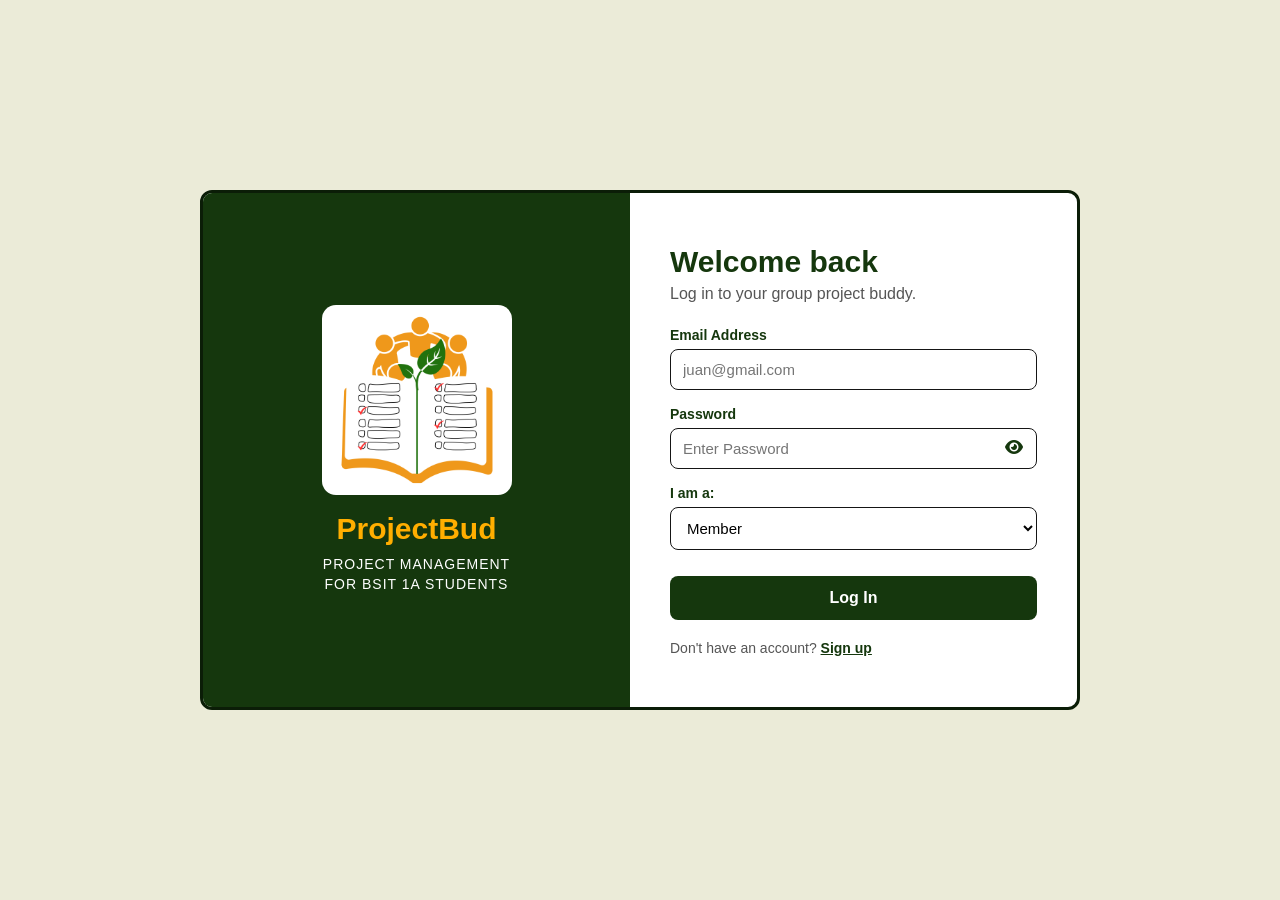
<file: tasks.html>
<!DOCTYPE html>
<html lang="en">
<head>
    <meta charset="UTF-8">
    <meta name="viewport" content="width=device-width, initial-scale=1.0">
    <title>PROJECTBUD - Tasks</title>

    <link rel="stylesheet" href="https://cdnjs.cloudflare.com/ajax/libs/font-awesome/6.5.1/css/all.min.css">
    <link rel="stylesheet" href="style.css">

    <!-- Styles for the logout confirmation -->
    <style>
        .logout-overlay {
            display: none;
            position: fixed;
            inset: 0;
            background-color: rgba(0, 0, 0, 0.55);
            align-items: center;
            justify-content: center;
            padding: 20px;
            z-index: 1000;
        }

        .logout-overlay.show {
            display: flex;
        }

        .logout-box {
            width: 100%;
            max-width: 380px;
            background-color: white;
            border: 3px solid #0b1d07;
            border-radius: 12px;
            padding: 28px 26px 24px;
            text-align: center;
        }

        .logout-box i {
            font-size: 38px;
            color: rgb(255, 174, 0);
            margin-bottom: 12px;
        }

        .logout-box h2 {
            font-size: 22px;
            color: #15370D;
            margin-bottom: 8px;
        }

        .logout-box p {
            color: #555;
            font-size: 15px;
            margin-bottom: 22px;
        }

        .logout-actions {
            display: flex;
            gap: 12px;
        }

        .logout-actions button {
            flex: 1;
            padding: 12px;
            font-size: 15px;
            font-weight: bold;
            border-radius: 8px;
            cursor: pointer;
        }

        .logout-yes {
            background-color: #15370D;
            color: white;
            border: 2px solid #15370D;
        }

        .logout-yes:hover {
            background-color: #6a914e;
            border-color: #6a914e;
        }

        .logout-no {
            background-color: white;
            color: #15370D;
            border: 2px solid #15370D;
        }

        .logout-no:hover {
            background-color: #EBEBD8;
        }

        .logout-actions button:focus-visible {
            outline: 3px solid rgb(255, 174, 0);
            outline-offset: 2px;
        }
    </style>
</head>
<body>

    <div class="sidebar">
        <div class="web-name">
            <img src="PROJECTBUD LOGO.png" alt="ProjectBud Logo" class="sidebar-logo">
            <div class="brand-title">ProjectBud</div>
            <div class="brand-subtitle">PROJECT MANAGEMENT FOR BSIT 1A STUDENTS</div>
        </div>

        <nav class="nav-menu">
            <a href="dashboard.html" class="nav-item">
                <i class="fa-solid fa-house"></i>
                <span>DASHBOARD</span>
            </a>

            <a href="activities.html" class="nav-item">
                <i class="fa-solid fa-folder"></i>
                <span>ACTIVITIES</span>
            </a>

            <a href="tasks.html" class="nav-item active">
                <i class="fa-solid fa-list-check"></i>
                <span>TASKS</span>
            </a>

            <a href="schedule.html" class="nav-item">
                <i class="fa-solid fa-calendar"></i>
                <span>SCHEDULE</span>
            </a>
        </nav>

        <div class="sidebar-footer">
            <a href="#" class="nav-item" id="logoutBtn">
                <i class="fa-solid fa-right-from-bracket"></i> <span>Logout</span>
            </a>
        </div>
    </div>

    <div class="main-content">
        <header class="top-header">
            <span class="user-info" id="userInfo"></span>
            <a href="profile.html" class="profile-link">
                <i class="fa-solid fa-circle-user"></i>
            </a>
        </header>

        <main class="tasks-section" style="width: 100%; padding: 20px;">

            <div class="card leader-only">
                <h2>Assign a Task</h2>

                <form id="taskForm">

                    <label for="taskName">Task Name</label>
                    <input
                        type="text"
                        id="taskName"
                        placeholder="Enter task name"
                        required
                    >

                    <label for="taskActivity">Activity</label>
                    <select id="taskActivity" required>
                        <option value="">Select an activity</option>
                    </select>

                    <label for="taskMember">Assign to Member</label>
                    <select id="taskMember" required>
                        <option value="">Select a member</option>
                    </select>

                    <label for="taskDeadline">Task Deadline</label>
                    <input type="date" id="taskDeadline" required>

                    <button type="submit" id="addTaskButton">
                        Add Task
                    </button>

                </form>
            </div>

            <div class="card">
                <h2>Assigned Tasks</h2>
                <div id="taskList">No tasks yet.</div>
            </div>

        </main>
    </div>

    <!-- Logout confirmation -->
    <div class="logout-overlay" id="logoutOverlay">
        <div class="logout-box" role="dialog" aria-modal="true" aria-labelledby="logoutTitle">
            <i class="fa-solid fa-right-from-bracket"></i>
            <h2 id="logoutTitle">Are you sure you want to log out?</h2>
            <p>You will go back to the log in page.</p>
            <div class="logout-actions">
                <button type="button" class="logout-no" id="logoutNo">No, stay</button>
                <button type="button" class="logout-yes" id="logoutYes">Yes, log out</button>
            </div>
        </div>
    </div>

    <script>
        // Get the logged in user. No one logged in means back to the login page.
        let currentUser = null;

        try {
            currentUser = JSON.parse(localStorage.getItem("currentUser"));
        } catch (e) {
            currentUser = null;
        }

        if (!currentUser) {
            window.location.href = "login.html";
        }

        const isLeader = currentUser && currentUser.role === "leader";

        // Header shows "email (role)"
        if (currentUser) {
            document.getElementById("userInfo").textContent =
                currentUser.email + " (" + (isLeader ? "leader" : "member") + ")";
        }

        // Members cannot see the "Assign a Task" box
        if (!isLeader) {
            document.querySelectorAll(".leader-only").forEach(function (el) {
                el.style.display = "none";
            });
        }

        // Logout confirmation
        const logoutBtn = document.getElementById("logoutBtn");
        const logoutOverlay = document.getElementById("logoutOverlay");
        const logoutYes = document.getElementById("logoutYes");
        const logoutNo = document.getElementById("logoutNo");

        logoutBtn.addEventListener("click", function (event) {
            event.preventDefault();
            logoutOverlay.classList.add("show");
            logoutNo.focus();
        });

        function closeLogout() {
            logoutOverlay.classList.remove("show");
            logoutBtn.focus();
        }

        logoutNo.addEventListener("click", closeLogout);

        logoutOverlay.addEventListener("click", function (event) {
            if (event.target === logoutOverlay) {
                closeLogout();
            }
        });

        document.addEventListener("keydown", function (event) {
            if (event.key === "Escape" && logoutOverlay.classList.contains("show")) {
                closeLogout();
            }
        });

        logoutYes.addEventListener("click", function () {
            localStorage.removeItem("currentUser");
            window.location.href = "login.html";
        });

        // Get saved tasks and activities
        let tasks = JSON.parse(localStorage.getItem("tasks")) || [];
        let activities = JSON.parse(localStorage.getItem("activities")) || [];

        // Give older tasks a default status
        tasks.forEach(function (task) {
            if (!task.status) {
                task.status = "In Progress";
            }
        });

        // Get HTML elements
        const taskForm = document.getElementById("taskForm");
        const taskList = document.getElementById("taskList");
        const taskActivity = document.getElementById("taskActivity");
        const addTaskButton = document.getElementById("addTaskButton");
        const taskMember = document.getElementById("taskMember");

        // Save tasks
        function saveTasks() {
            localStorage.setItem("tasks", JSON.stringify(tasks));
        }

        // Load activities into the dropdown
        function loadActivities() {
            activities = JSON.parse(localStorage.getItem("activities")) || [];

            taskActivity.innerHTML = "";

            if (activities.length === 0) {
                const option = document.createElement("option");
                option.value = "";
                option.textContent = "No activities available";
                taskActivity.appendChild(option);

                addTaskButton.disabled = true;
                return;
            }

            addTaskButton.disabled = false;

            const defaultOption = document.createElement("option");
            defaultOption.value = "";
            defaultOption.textContent = "Select an activity";
            taskActivity.appendChild(defaultOption);

            activities.forEach(function (activity) {
                const option = document.createElement("option");
                option.value = activity.name;
                option.textContent = activity.name;

                taskActivity.appendChild(option);
            });
        }

        // Load the signed-up members into the "Assign to Member" dropdown
        function loadMembers() {
            let users = [];
            try {
                users = JSON.parse(localStorage.getItem("users")) || [];
            } catch (e) {
                users = [];
            }

            const members = users.filter(function (u) {
                return u.role === "member";
            });

            taskMember.innerHTML = "";

            if (members.length === 0) {
                const none = document.createElement("option");
                none.value = "";
                none.textContent = "No members available";
                taskMember.appendChild(none);

                addTaskButton.disabled = true;
                return;
            }

            const defaultOption = document.createElement("option");
            defaultOption.value = "";
            defaultOption.textContent = "Select a member";
            taskMember.appendChild(defaultOption);

            members.forEach(function (m) {
                const option = document.createElement("option");
                option.value = m.email;
                option.textContent = m.email;

                taskMember.appendChild(option);
            });
        }

        // Display tasks
        function showTasks() {
            taskList.innerHTML = "";

            if (tasks.length === 0) {
                taskList.textContent = "No tasks yet.";
                return;
            }

            tasks.forEach(function (task, index) {
                const item = document.createElement("div");

                item.className = "task-item";

                if (task.status === "Done") {
                    item.classList.add("status-done");
                } else {
                    item.classList.add("status-progress");
                }

                // Task name
                const name = document.createElement("h3");
                name.textContent = task.name;

                // Activity
                const activity = document.createElement("p");
                activity.textContent = "Activity: " + (task.activity || "None");

                // Assigned member
                const member = document.createElement("p");
                member.textContent = "Assigned to: " + task.member;

                // Deadline
                const deadline = document.createElement("p");
                deadline.textContent = "Deadline: " + task.deadline;

                // Status selector
                const statusContainer = document.createElement("div");
                statusContainer.className = "task-status";

                const statusLabel = document.createElement("label");
                statusLabel.textContent = "Status:";

                const statusSelect = document.createElement("select");

                const progressOption = document.createElement("option");
                progressOption.value = "In Progress";
                progressOption.textContent = "In Progress";

                const doneOption = document.createElement("option");
                doneOption.value = "Done";
                doneOption.textContent = "Done";

                statusSelect.appendChild(progressOption);
                statusSelect.appendChild(doneOption);

                statusSelect.value = task.status;

                // Update status when changed
                statusSelect.addEventListener("change", function () {
                    tasks[index].status = statusSelect.value;

                    saveTasks();
                    showTasks();
                });

                statusContainer.appendChild(statusLabel);
                statusContainer.appendChild(statusSelect);

                // Add everything to the task item
                item.appendChild(name);
                item.appendChild(activity);
                item.appendChild(member);
                item.appendChild(deadline);
                item.appendChild(statusContainer);

                // Only leaders get the Delete button
                if (isLeader) {
                    const deleteButton = document.createElement("button");
                    deleteButton.textContent = "Delete";
                    deleteButton.className = "delete-btn";

                    deleteButton.addEventListener("click", function () {
                        deleteTask(index);
                    });

                    item.appendChild(deleteButton);
                }

                taskList.appendChild(item);
            });
        }

        // Add a task (leaders only)
        taskForm.addEventListener("submit", function (event) {
            event.preventDefault();

            if (!isLeader) {
                return;
            }

            const task = {
                name: document.getElementById("taskName").value,
                activity: taskActivity.value,
                member: document.getElementById("taskMember").value,
                deadline: document.getElementById("taskDeadline").value,
                status: "In Progress"
            };

            tasks.push(task);

            saveTasks();
            showTasks();

            taskForm.reset();
        });

        // Delete a task (leaders only)
        function deleteTask(index) {
            if (!isLeader) {
                return;
            }

            tasks.splice(index, 1);

            saveTasks();
            showTasks();
        }

        // Display saved information
        loadActivities();
        loadMembers();
        showTasks();
    </script>

</body>
</html>
</file>
<file: style.css>
*{
    margin: 0;
    padding: 0;
    box-sizing: border-box;
    font-family: 'Segoe UI', Tahoma, Geneva, Verdana, sans-serif;
}

body{
    display: flex;
    height: 100vh;
    background-color: #EBEBD8;
    overflow: hidden;
}

.sidebar {
    width: 250px;
    background-color: #15370D;
    color: white;
    display: flex;
    flex-direction: column;
    padding: 20px 10px;
    flex-shrink: 1;
}

.web-name {
    display: flex;
    flex-direction: column;
    align-items: center;
    text-align: center;
    padding: 20px 15px 25px 15px;
}

.sidebar-logo {
    width: 200px;
    height: auto;
    object-fit: contain;
    margin-bottom: 10px;
}

.brand-title {
    color: rgb(255, 174, 0);
    font-size: 30px;
    font-weight: bold;
    line-height: 1.2;
    margin-bottom: 6px;
}

.brand-subtitle {
    color: white;
    font-size: 14px;
    letter-spacing: 1px;
    line-height: 1.4;
    max-width: 190px;
}

.nav-menu {
    display: flex;
    flex-direction: column;
    gap: 10px;
}

.nav-item {
    display: flex;
    align-items: center;
    gap: 12px;
    padding: 12px 15px;
    color: white;
    text-decoration: none;
    border-radius: 8px;
    font-size: 14px;
    transition: 0s;
}

.nav-item i {
    width: 25px;
    text-align: center;
}

.nav-item:hover {
background-color: #6a914e;
cursor: pointer;
}

.nav-item.active {
    background-color: #6a914e;
    font-size: bold;
}

.sidebar-footer {
    margin-top: auto;
}

/* Dashboard Content Styles */

.main-content {
    flex: 1;
    display: flex;
    flex-direction: column;
    overflow-y: auto;
}

.top-header {
    background-color: white;
    padding: 15px 25px;
    display: flex;
    align-items: center;
    justify-content: flex-end;
    border-bottom: 1px solid white;
}

.profile-link {
    font-size: 36px;
    color: #15370D
}

.dashboard-section {
    padding: 25px;
    width: 100%;
}

.welcome-banner {
    background-color: #15370D;
    color: white;
    padding: 36px 32px;
    border-radius: 12px;
    margin-bottom: 20px;
    min-height: 150px;
}

.welcome-banner h1 {
    font-size: 36px;
    font-weight: 700;
    margin-bottom: 14px;
}

.welcome-banner p {
    font-size: 14px;
    line-height: 1.5;
    max-width: 750px;
    color: #e2e8f0;
}

body.login-page {
    font-family: Arial, Helvetica, sans-serif;
    background-color: #ffff;
    display: flex;
    justify-content: center;
    align-items: center;
    min-height: 100vh;
    margin: 0;
}

body.login-page {
  font-family: Arial, sans-serif;
  background-color: #eaf3e6;
  display: flex;
  justify-content: center;
  align-items: center;
  min-height: 100vh;
  margin: 0;
}

.login-box {
  background-color: white;
  padding: 30px;
  width: 320px;
  max-width: 90%;
  border-radius: 12px;
  box-shadow: 0 4px 12px rgba(0, 0, 0, 0.15);
}

.login-box h1 {
  text-align: center;
  color: #15370D;
  margin: 0;
}

.login-box .tagline {
  text-align: center;
  color: gray;
  margin-bottom: 20px;
}

.login-box label {
  display: block;
  margin-top: 12px;
  font-weight: bold;
}

.login-box input,
.login-box select {
  width: 100%;
  padding: 8px;
  margin-top: 5px;
  box-sizing: border-box;
}

.login-box button {
  width: 100%;
  padding: 10px;
  margin-top: 20px;
  background-color: #15370D;
  color: white;
  border: none;
  border-radius: 5px;
  cursor: pointer;
}

.login-box button:hover {
  background-color: #0d2408;
}

#message {
  text-align: center;
  color: red;
}

/* Lets the leader-only boxes disappear for members */
.hidden {
    display: none !important;
}

/* The white boxes ("Add an Activity" and "Activities") */
.card {
    background-color: white;
    padding: 20px;
    margin-bottom: 20px;
    border-radius: 12px;
    box-shadow: 0 4px 12px rgba(0, 0, 0, 0.15);
}

.card h2 {
    margin-bottom: 12px;
    color: #15370D;
}

/* The form inside the "Add an Activity" box */
.card input,
.card select {
    width: 100%;
    padding: 8px;
    margin-top: 8px;
    border: 1px solid #bbb;
    border-radius: 5px;
    font-size: 14px;
}

.card form button {
    width: 100%;
    margin-top: 16px;
    padding: 10px;
    background-color: #15370D;
    color: white;
    border: none;
    border-radius: 5px;
    cursor: pointer;
    font-size: 15px;
}

.card form button:hover {
    background-color: #0d2408;
}

/* One activity in the list (the green-striped box) */
.activity-item {
    background-color: #f3f8f1;
    border-left: 5px solid #15370D;
    padding: 10px 12px;
    margin-top: 10px;
    border-radius: 5px;
}

.activity-item h3 {
    margin-bottom: 5px;
}

.activity-item p {
    margin: 3px 0;
    color: #555;
}

/* The red Delete button (leader only) */
.delete-btn {
    margin-top: 8px;
    padding: 5px 10px;
    background-color: #d93025;
    color: white;
    border: none;
    border-radius: 5px;
    cursor: pointer;
}

.delete-btn:hover {
    background-color: #b3261e;
}

/* =====================================================
   FIXES: shared styles for Tasks, Schedule and Activities
   ===================================================== */

[hidden] {
    display: none !important;
}

/* ---------- Header: "email (role)" next to the profile icon ---------- */
.user-info,
.welcome-user {
    color: #15370D;
    font-size: 16px;
    margin-right: 14px;
}

.profile-link {
    display: inline-flex;
    align-items: center;
    text-decoration: none;
}

/* ---------- Cards: keep the page from touching the edges ---------- */
.card h2 {
    font-size: 28px;
    font-weight: 700;
}

.card label {
    display: block;
    margin-top: 12px;
    font-weight: 600;
    color: #15370D;
}

/* ---------- Tasks ---------- */
.tasks-section {
    padding: 25px;
    width: 100%;
}

.task-item {
    background-color: #f3f6ef;
    border-left: 6px solid #6a914e;
    border-radius: 8px;
    padding: 20px 22px;
    margin-bottom: 14px;
}

.task-item.status-done {
    border-left-color: #6a914e;
}

.task-item.status-progress {
    border-left-color: rgb(255, 174, 0);
}

.task-item h3 {
    color: #15370D;
    font-size: 20px;
    margin-bottom: 8px;
}

.task-item p {
    color: #666;
    font-size: 18px;
    line-height: 1.7;
}

.task-status {
    display: flex;
    align-items: center;
    gap: 10px;
    margin-top: 8px;
}

.task-status label {
    margin: 0;
    color: #666;
    font-size: 18px;
    font-weight: normal;
}

.task-status select {
    width: auto;
    margin: 0;
    padding: 8px 12px;
    background: #fff;
    border: 1px solid #c9d2c0;
    border-radius: 8px;
    font-size: 15px;
}

.task-item .delete-btn {
    margin-top: 14px;
    padding: 8px 16px;
    background-color: #fff;
    color: #b3261e;
    border: 2px solid #b3261e;
    font-weight: bold;
}

.task-item .delete-btn:hover {
    background-color: #b3261e;
    color: #fff;
}

#addTaskButton:disabled {
    opacity: 0.5;
    cursor: not-allowed;
}

/* ---------- Activities ---------- */
.activity-item {
    padding: 16px 20px;
    border-radius: 8px;
}

.activity-item h3 {
    color: #15370D;
    font-size: 20px;
}

.activity-item p {
    font-size: 16px;
    line-height: 1.6;
}

/* ---------- Schedule ---------- */
.layout {
    display: flex;
    width: 100%;
    height: 100vh;
}

.sidebarfooter {
    margin-top: auto;
}

.container {
    background-color: #fff;
    border-radius: 16px;
    padding: 24px 26px;
    margin: 25px;
    box-shadow: 0 2px 8px rgba(21, 55, 13, 0.08);
}

.container > header {
    display: flex;
    justify-content: space-between;
    align-items: center;
    flex-wrap: wrap;
    gap: 12px;
    margin-bottom: 18px;
}

.container > header > div {
    display: flex;
    gap: 8px;
}

.container select,
.container input {
    padding: 9px 12px;
    border: 1px solid #c9d2c0;
    border-radius: 8px;
    font-size: 15px;
    background: #fff;
}

.container header button,
.container .add {
    padding: 9px 16px;
    background-color: #15370D;
    color: #fff;
    border: none;
    border-radius: 8px;
    font-size: 15px;
    font-weight: bold;
    cursor: pointer;
}

.container header button:hover,
.container .add:hover {
    background-color: #6a914e;
}

.calendar .days,
.calendar .dates {
    display: grid;
    grid-template-columns: repeat(7, 1fr);
    gap: 6px;
}

.calendar .days {
    margin-bottom: 8px;
    text-align: center;
    font-weight: 700;
    color: #15370D;
}

.calendar .dates div {
    padding: 14px 0;
    text-align: center;
    background-color: #f3f6ef;
    border: 2px solid transparent;
    border-radius: 10px;
    cursor: pointer;
}

.calendar .dates div:hover {
    background-color: #dfe8d6;
}

.calendar .dates .other {
    color: #aaa;
    background-color: transparent;
}

.calendar .dates .today {
    border-color: rgb(255, 174, 0);
}

/* Day with a task assigned by the leader */
.calendar .dates .has-task {
    background-color: #7bc65a;
    color: #0b1d07;
    font-weight: 700;
}

.calendar .dates .has-task:hover {
    background-color: #66b146;
}

.calendar .dates .selected {
    background-color: #15370D;
    color: #fff;
}

.calendar .dates .has-task.selected {
    background-color: #15370D;
    color: #fff;
    border-color: #7bc65a;
}

#taskItems h4 {
    color: #15370D;
    margin: 12px 0 8px;
}

.sched-task {
    background-color: #e6f4de;
    border-left: 6px solid #4caf50;
    border-radius: 8px;
    padding: 12px 16px;
    margin-bottom: 10px;
    color: #333;
}

.sched-task p {
    margin: 4px 0 0;
    font-size: 14px;
}

.sched-task.done strong {
    text-decoration: line-through;
    color: #777;
}

.sched-status {
    display: inline-block;
    margin-top: 8px;
    padding: 2px 10px;
    border-radius: 12px;
    font-size: 12px;
    font-weight: 700;
    background-color: #ffe9b3;
    color: #7a5200;
}

.sched-task.done .sched-status {
    background-color: #c8e6c9;
    color: #1b5e20;
}

.events {
    margin-top: 24px;
    padding-top: 18px;
    border-top: 1px solid #e3e8dc;
}

.events h3 {
    color: #15370D;
    font-size: 22px;
}

.entry {
    display: flex;
    gap: 10px;
    margin: 14px 0;
}

.entry input {
    flex: 1;
}

#empty {
    color: #777;
}

#eventList {
    list-style: none;
}

#eventList li {
    display: flex;
    justify-content: space-between;
    align-items: center;
    background-color: #f3f6ef;
    border-left: 6px solid rgb(255, 174, 0);
    border-radius: 8px;
    padding: 12px 16px;
    margin-bottom: 10px;
    color: #444;
}

#eventList .delete {
    background: none;
    border: none;
    color: #b3261e;
    font-size: 18px;
    cursor: pointer;
}

.card select {
    background-color: #fff;
}
</file>
